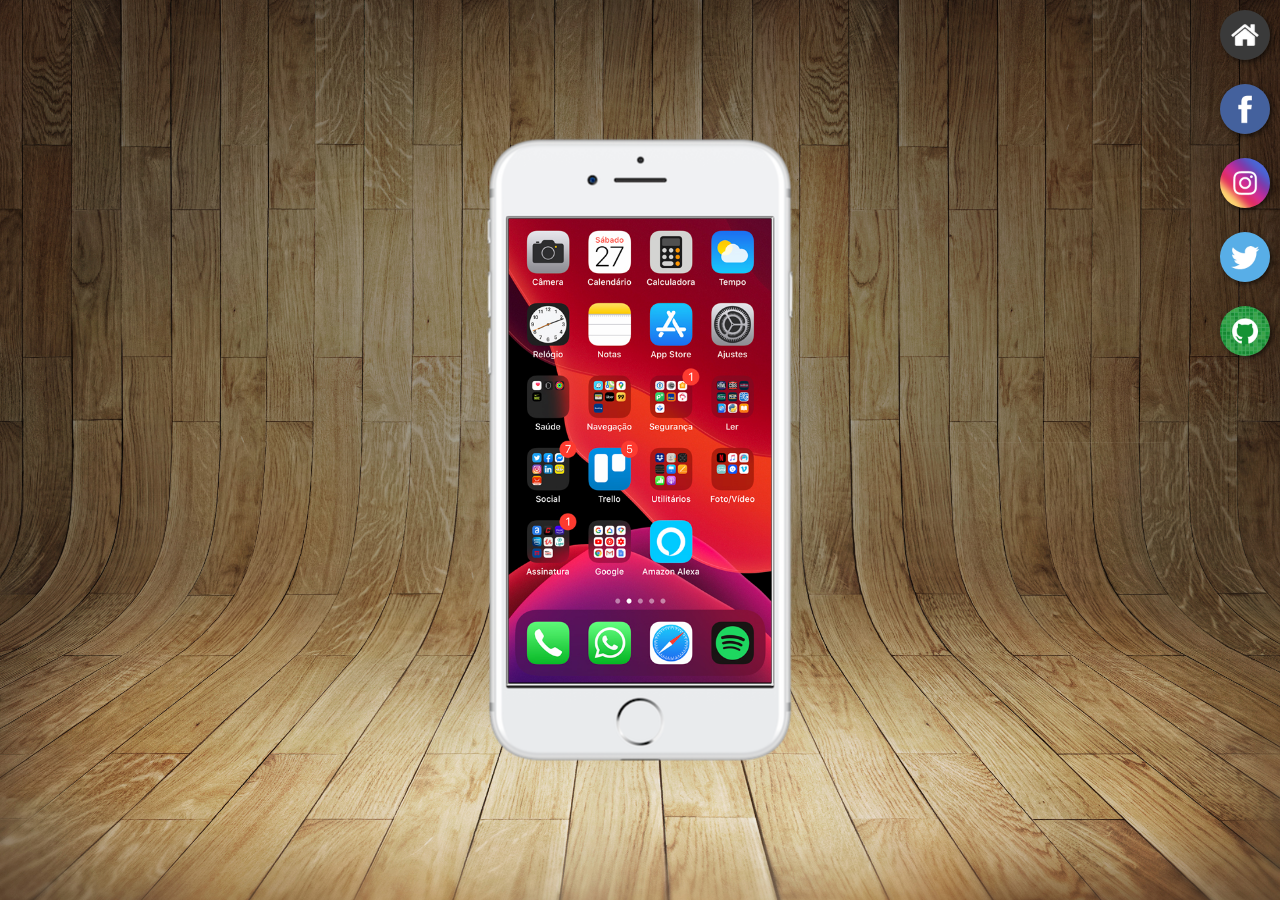
<file: index.html>
<!DOCTYPE html>
<html lang="pt-br">
<head>
    <meta charset="UTF-8">
    <meta name="viewport" content="width=device-width, initial-scale=1.0">
    <link rel="shortcut icon" href="imagens/favicon.ico" type="image/x-icon">
    <link rel="stylesheet" href="estilos/style.css">
    <title>Projeto Redes social</title>
</head>
<body>
        <main>
            <section id="telefone">
                <iframe src="home.html" name="tela" id="tela"> seu navegador não e compativel</iframe>
            </section>
            <section id="redes-social">
                <a href="home.html" target="tela"><img src="imagens/logo-home.jpg" alt="logo-home"></a><br>
                <a href="facebook.html" target="tela"><img src="imagens/logo-facebook.jpg" alt="logo-facebook"></a><br>
                <a href="instagram.html" target="tela"><img src="imagens/logo-instagram.jpg" alt="logo-instagram"></a><br>
                <a href="twitter-x.html" target="tela"><img src="imagens/logo-twitter.jpg" alt="logo-twitter"></a><br>
                <a href="github.html" target="tela"><img src="imagens/logo-github.jpg" alt="logo-github"></a>
            </section>
        </main>

</body>
</html>
</file>
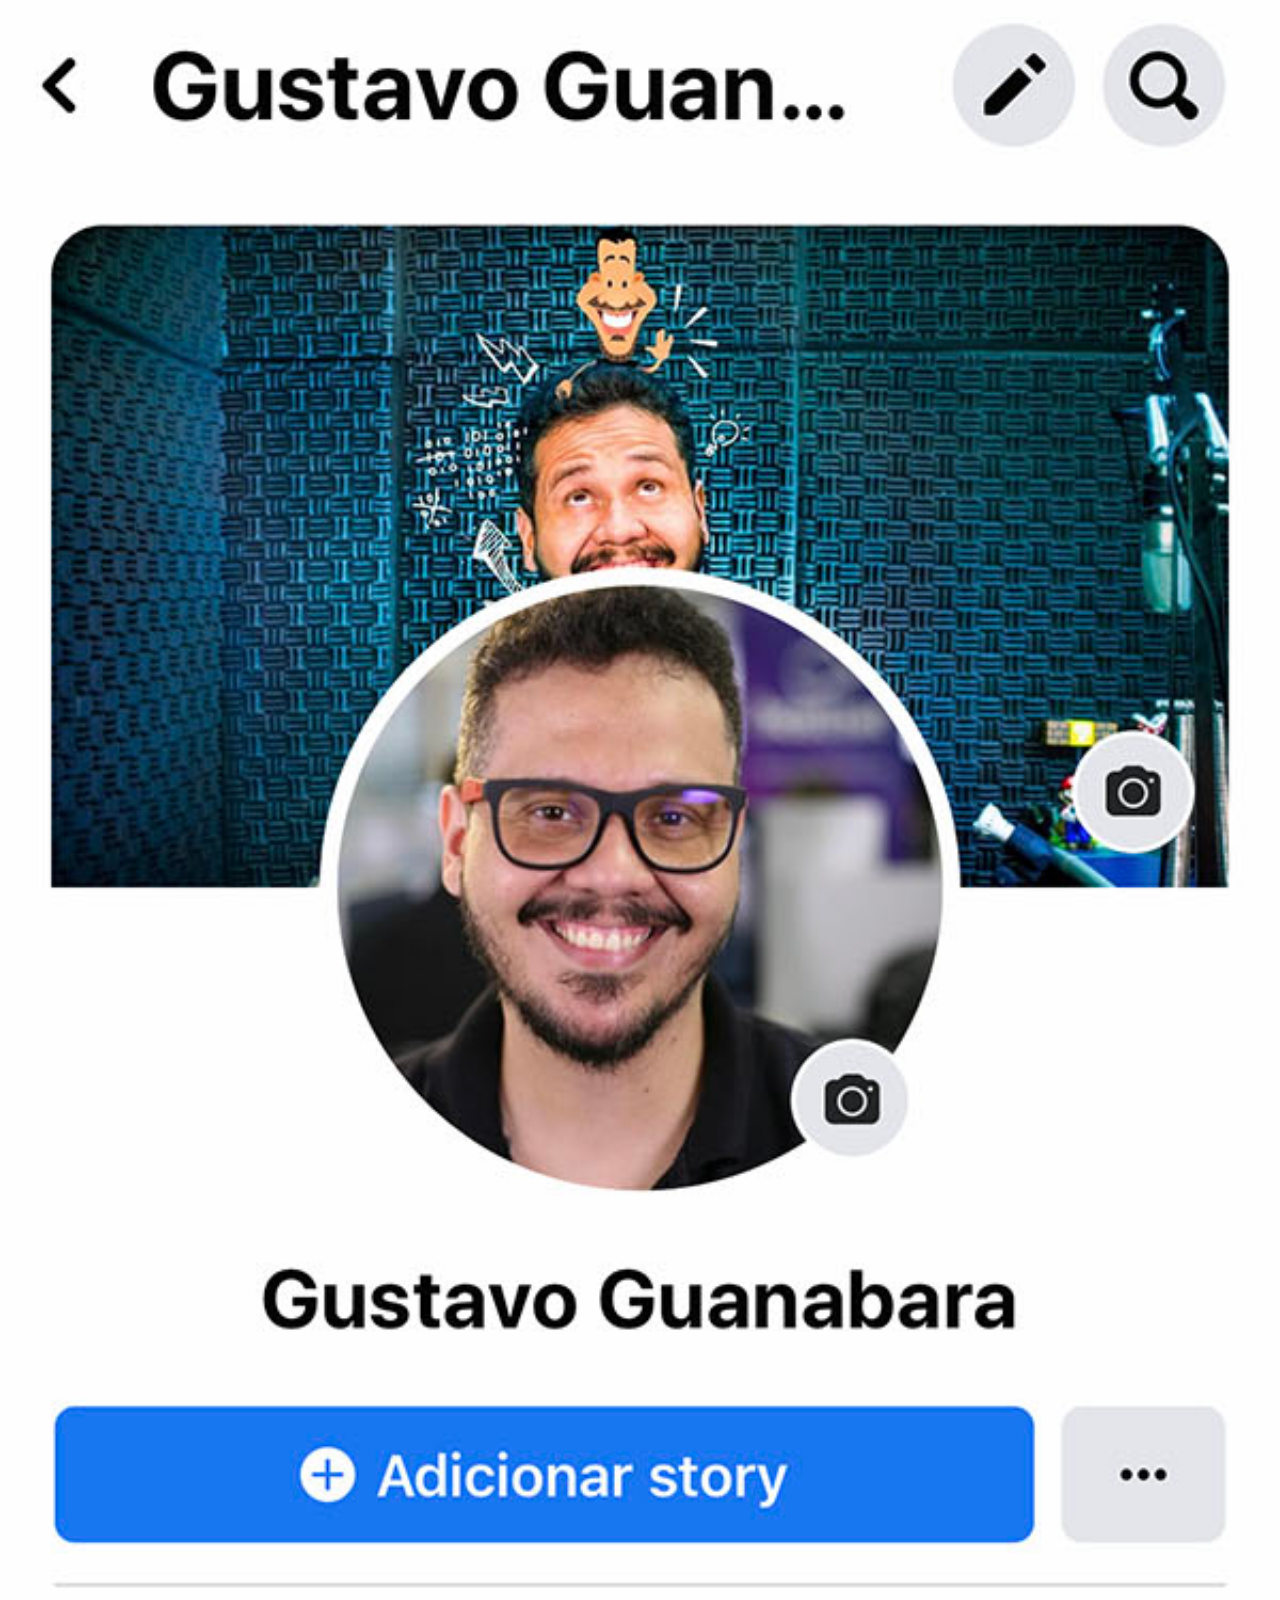
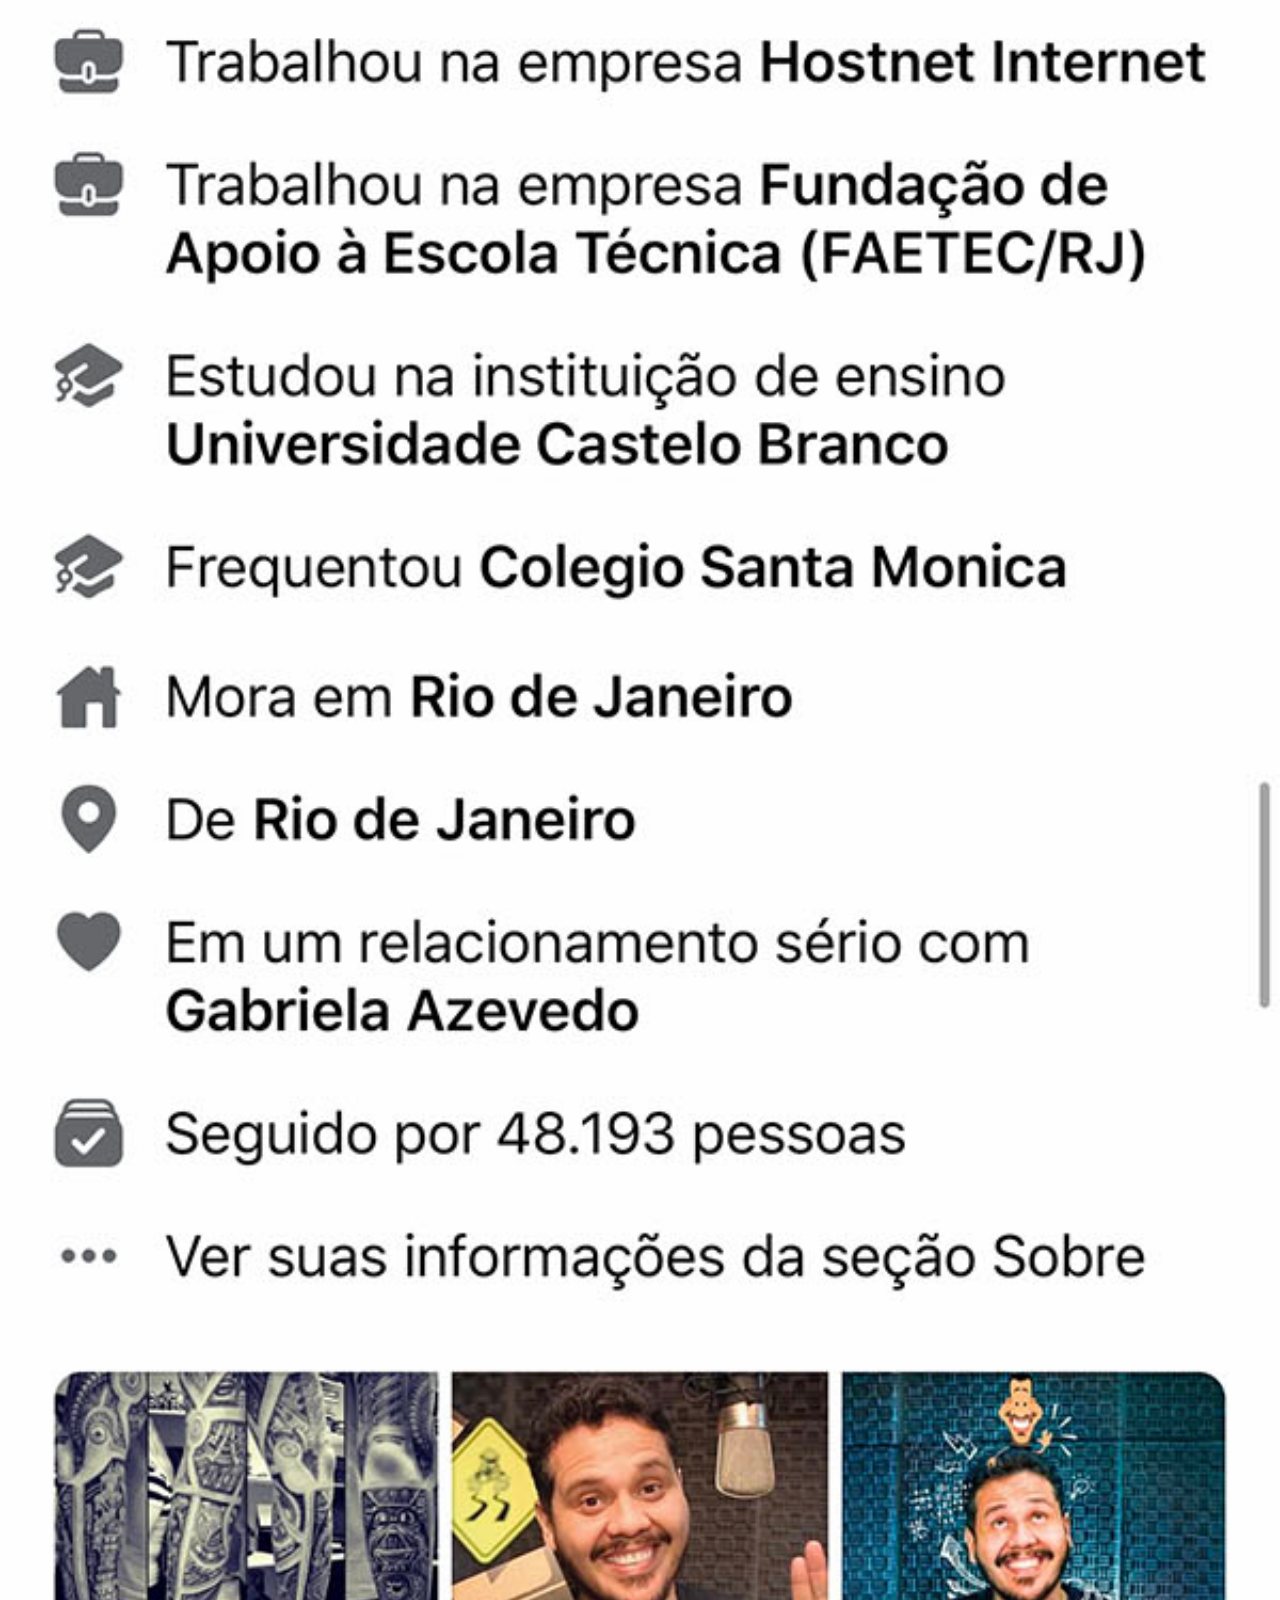
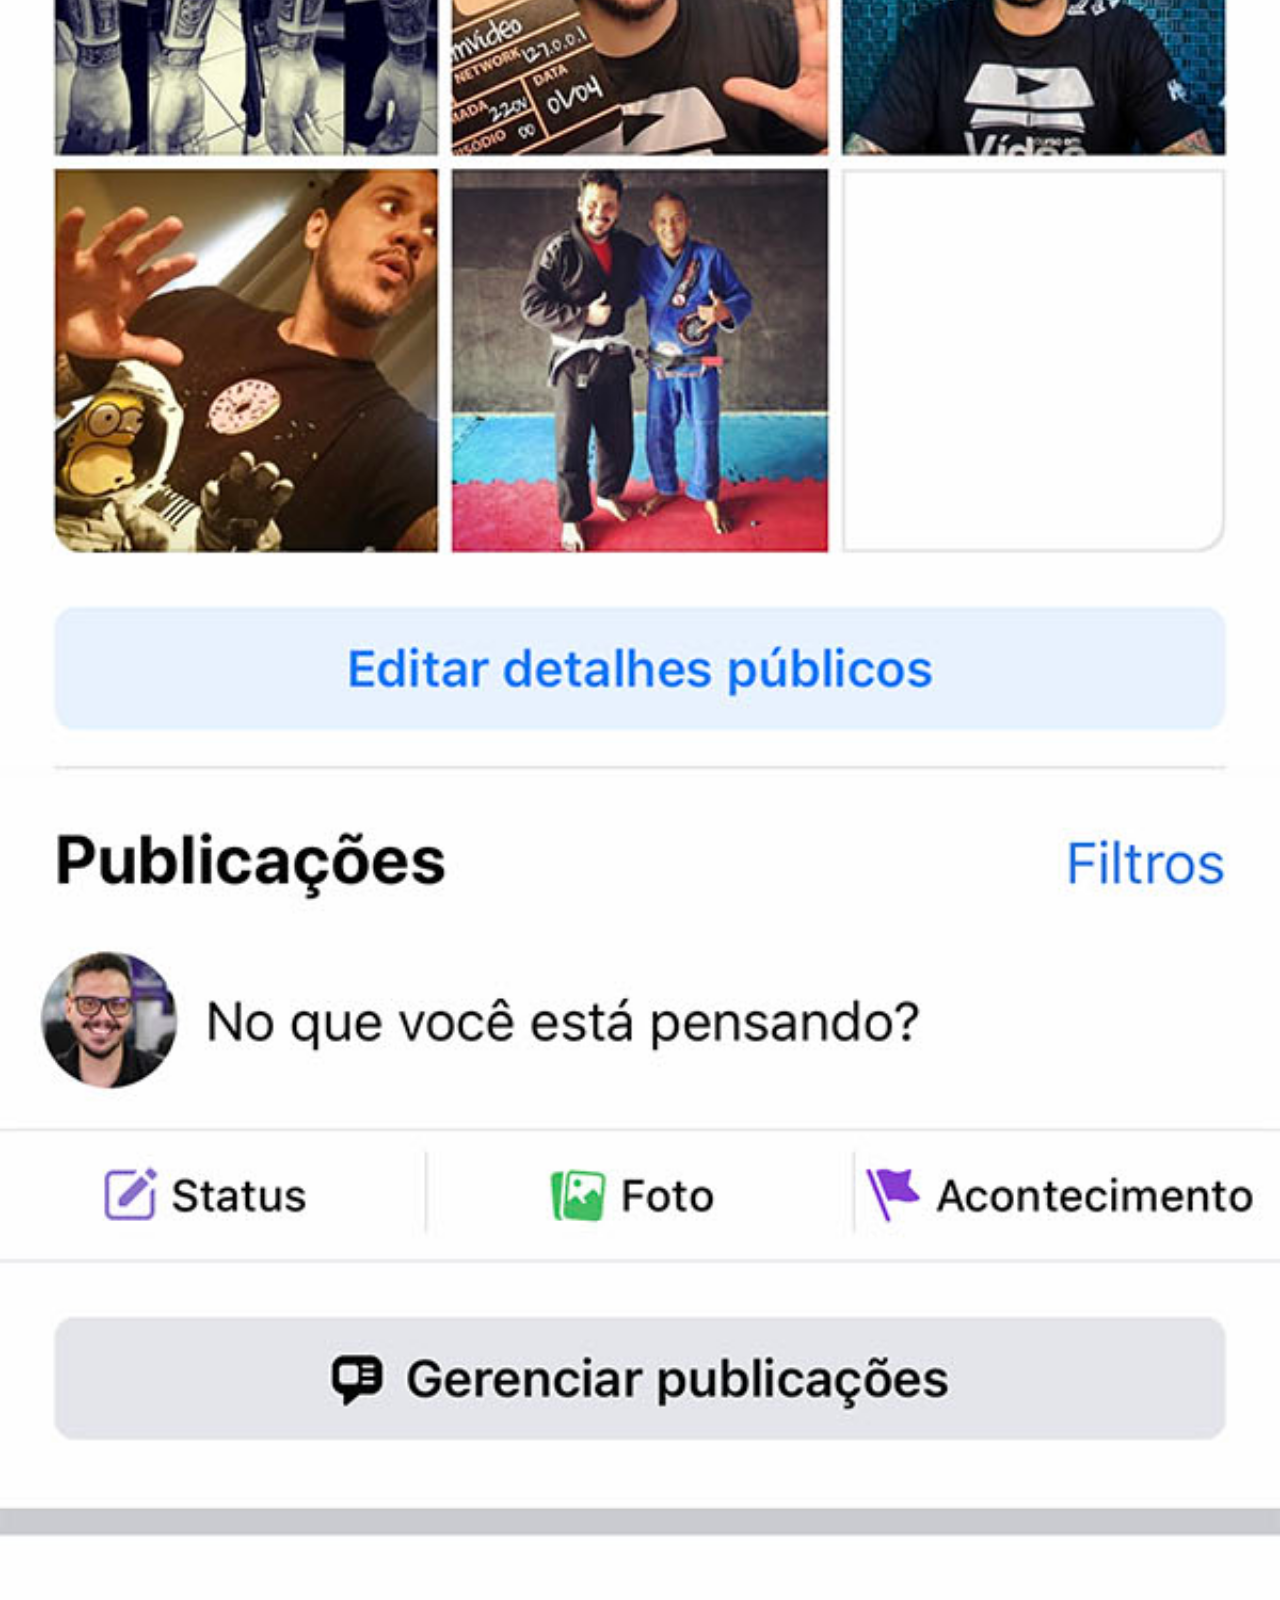
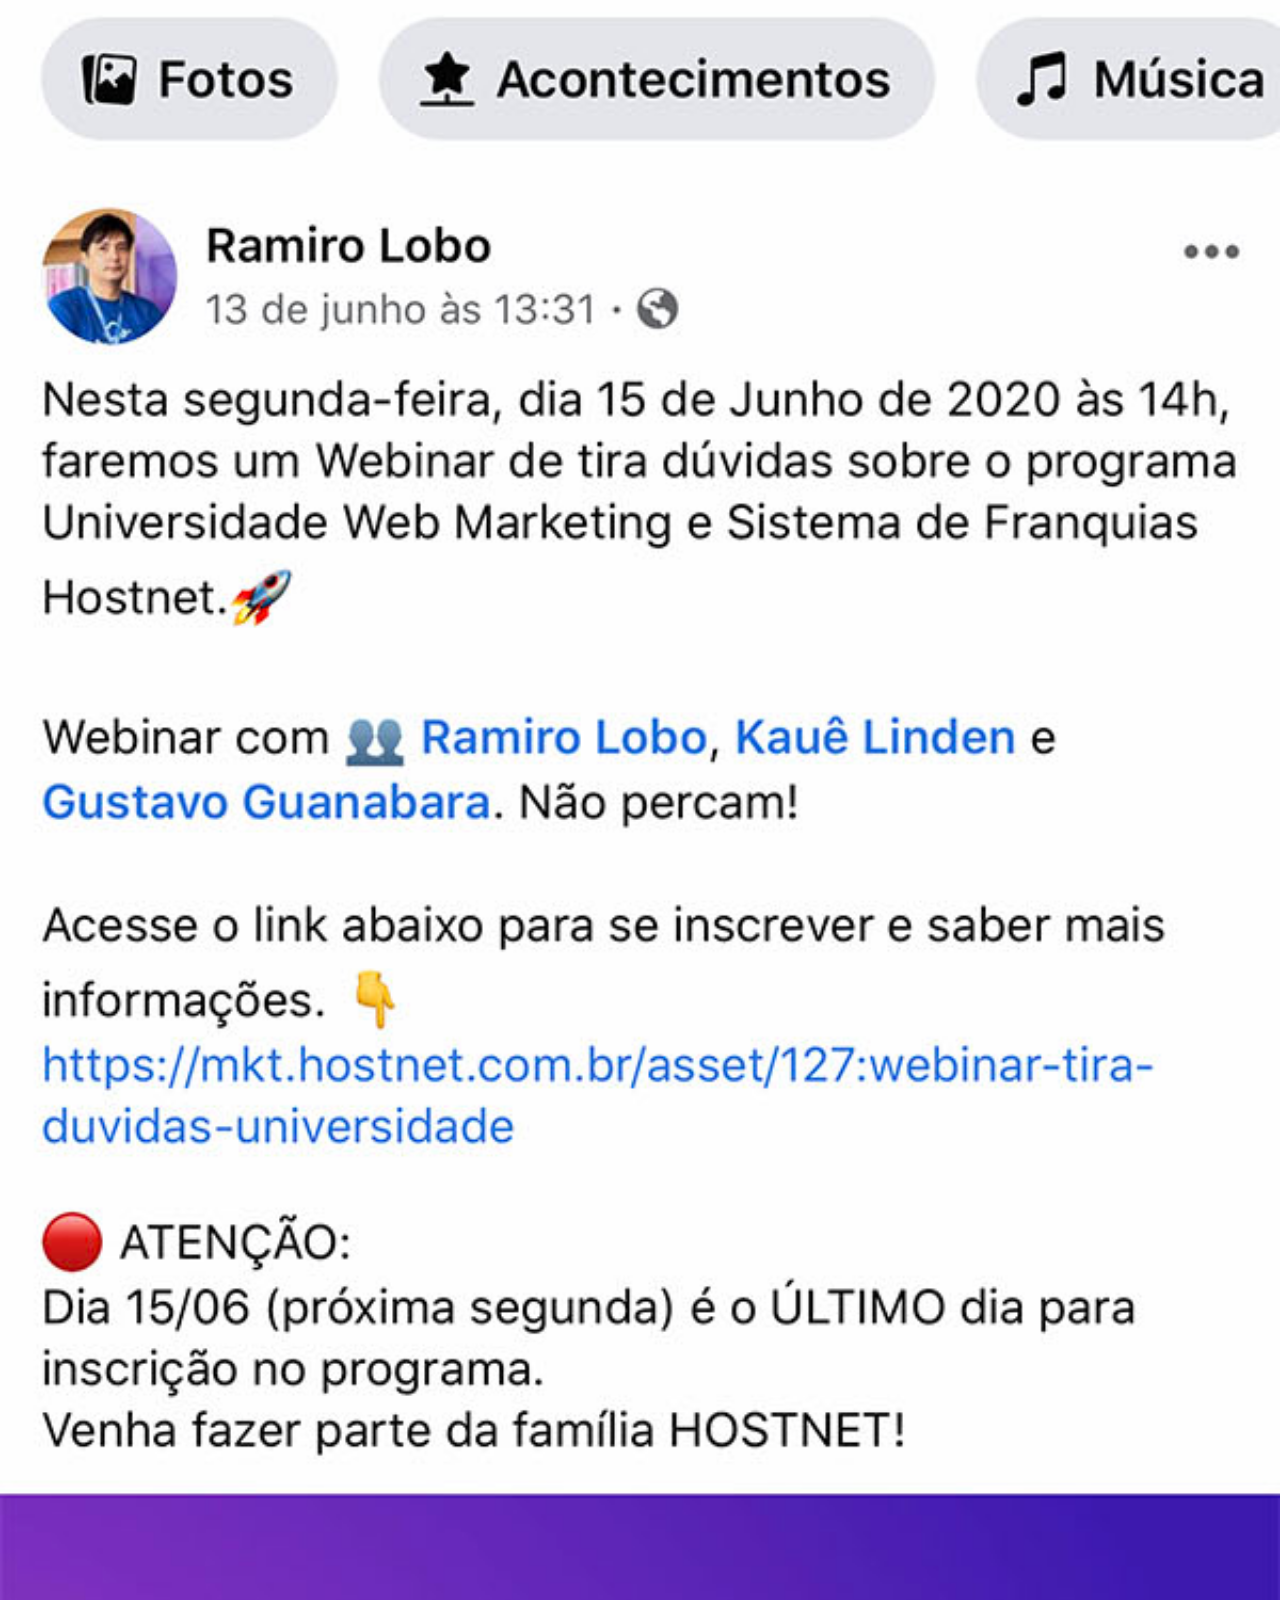
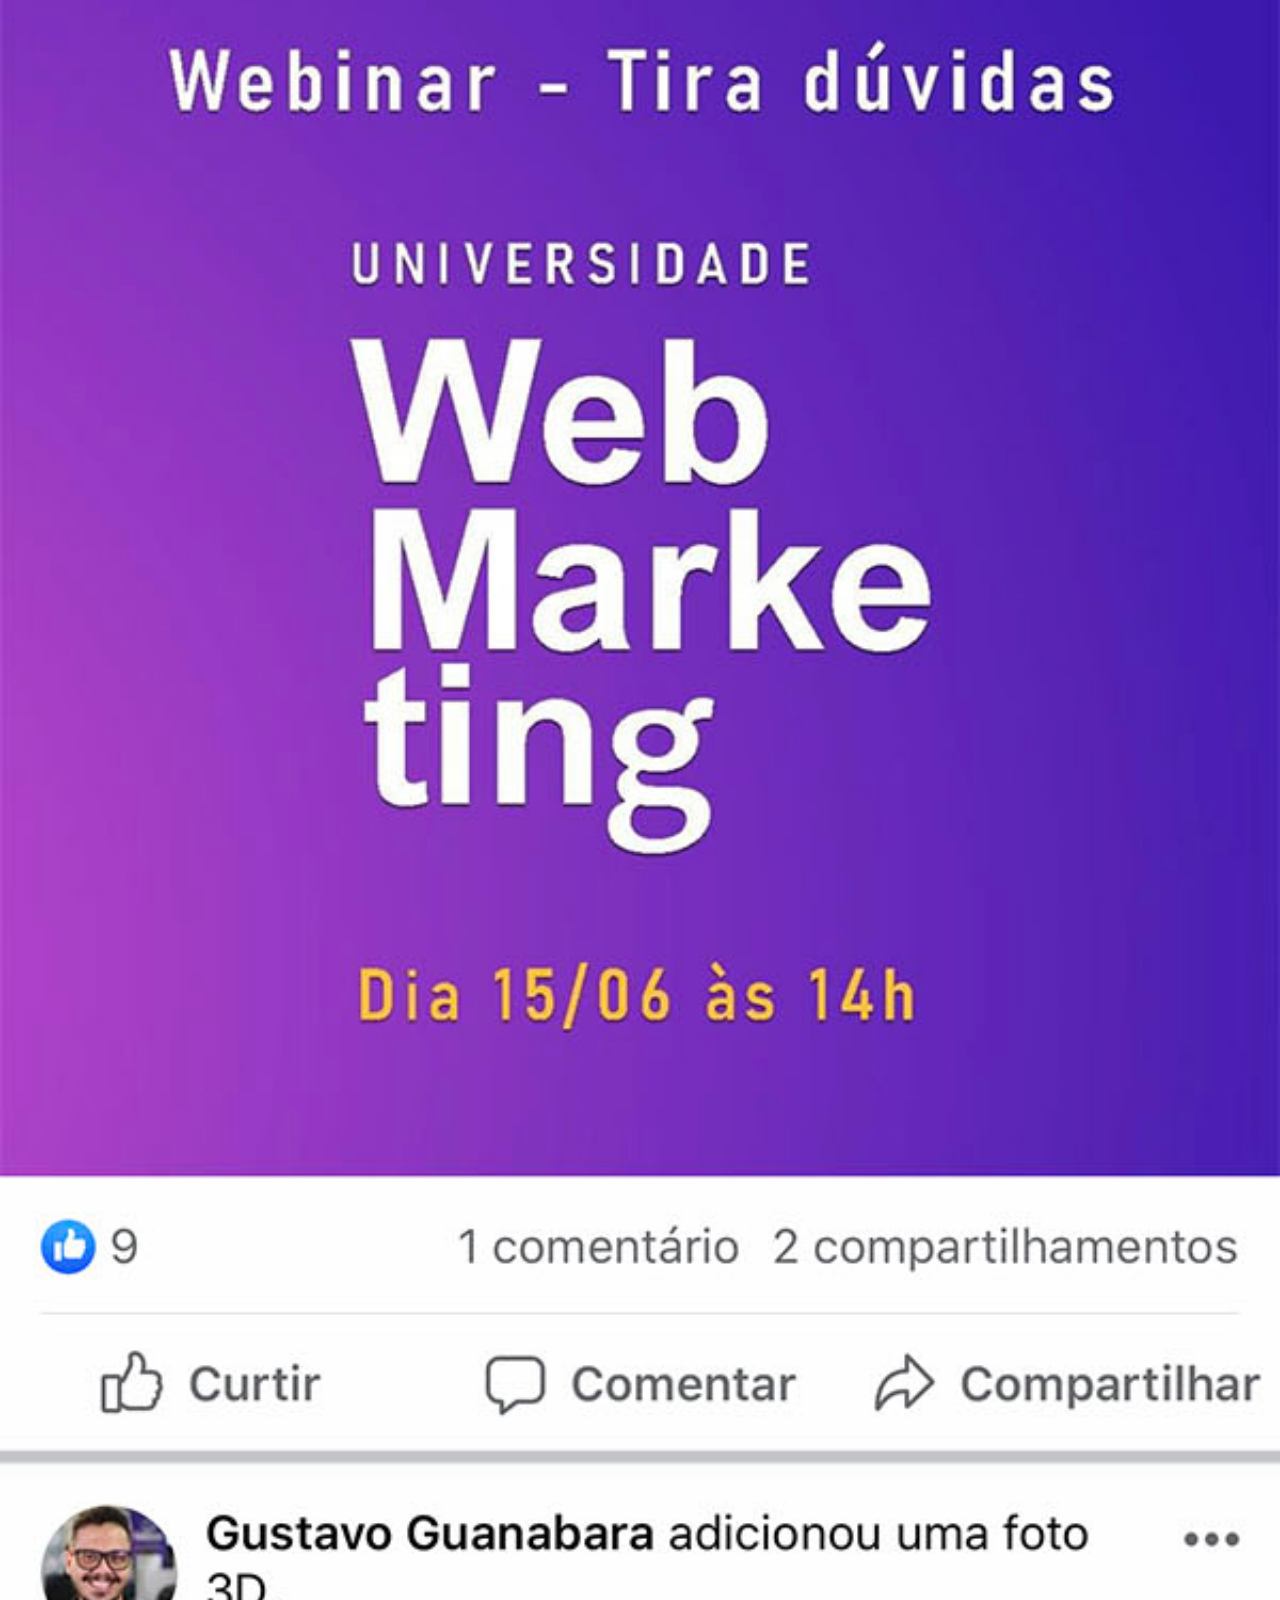
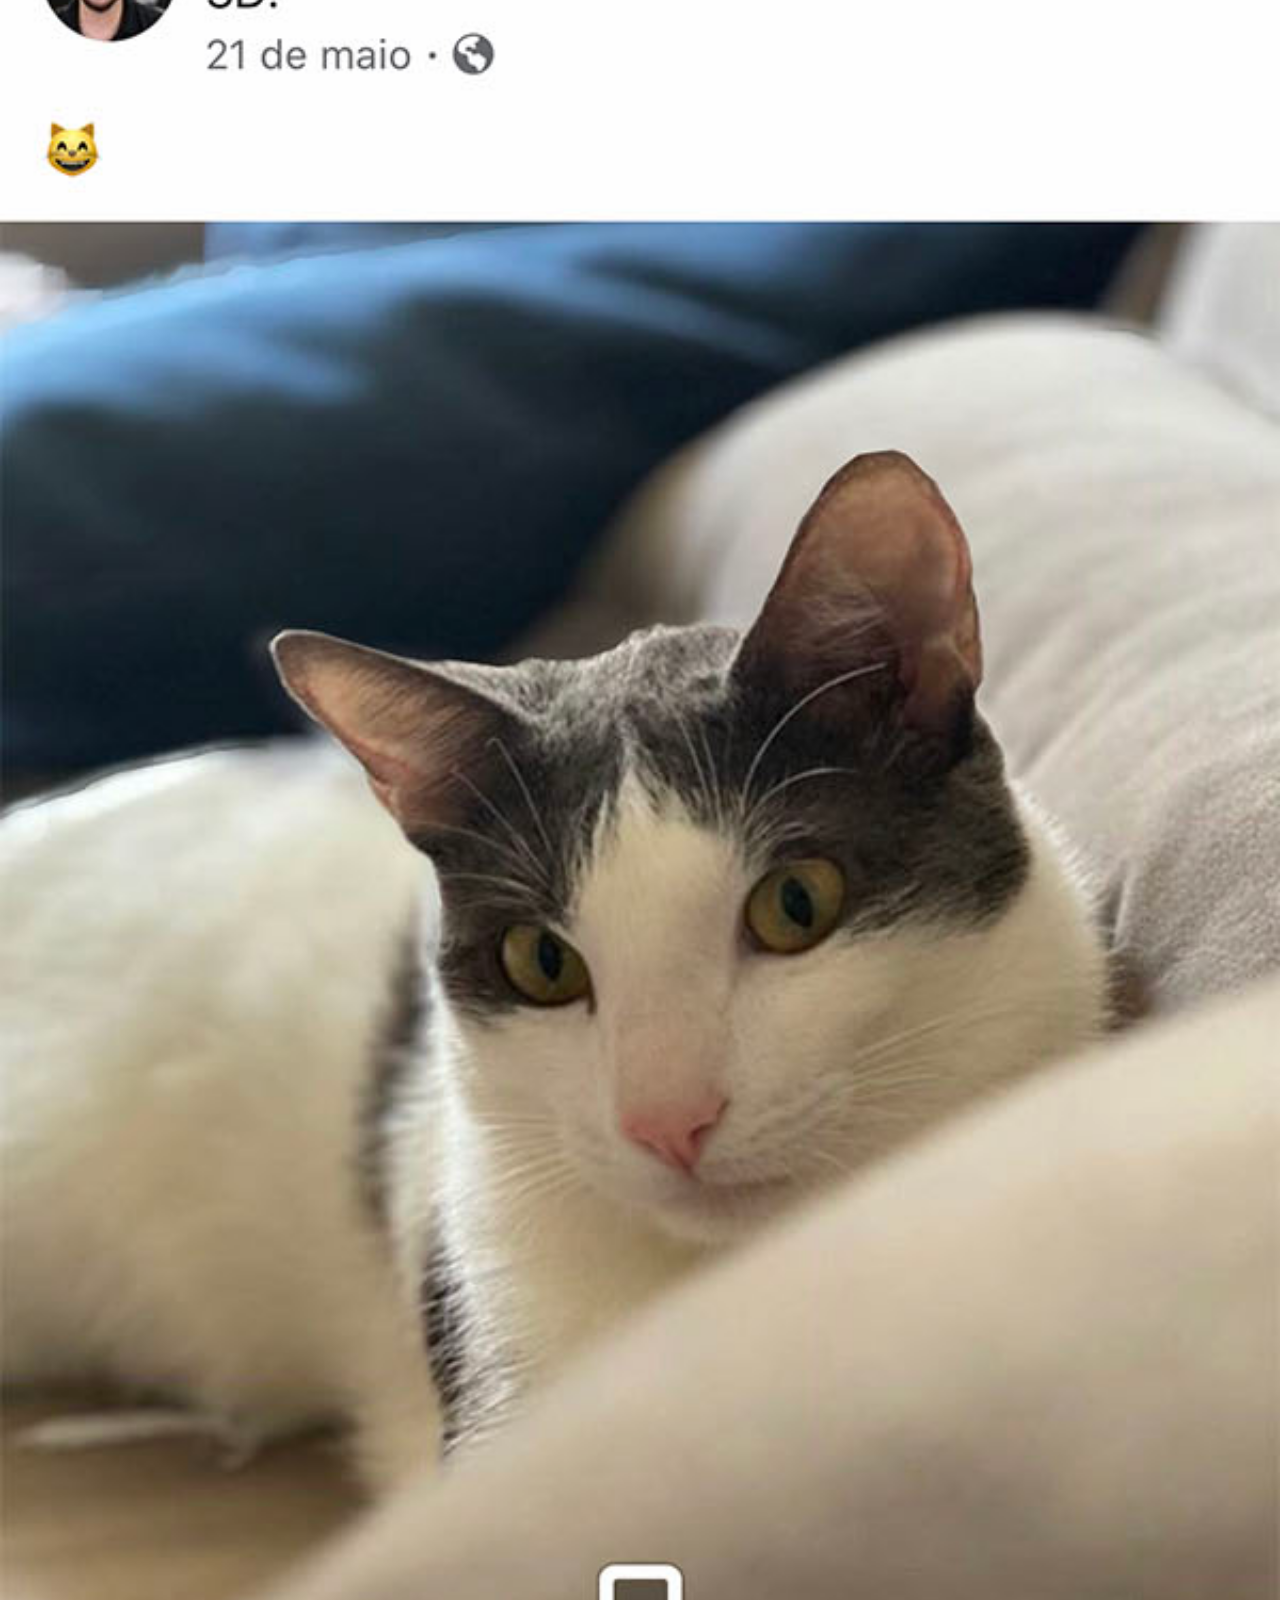
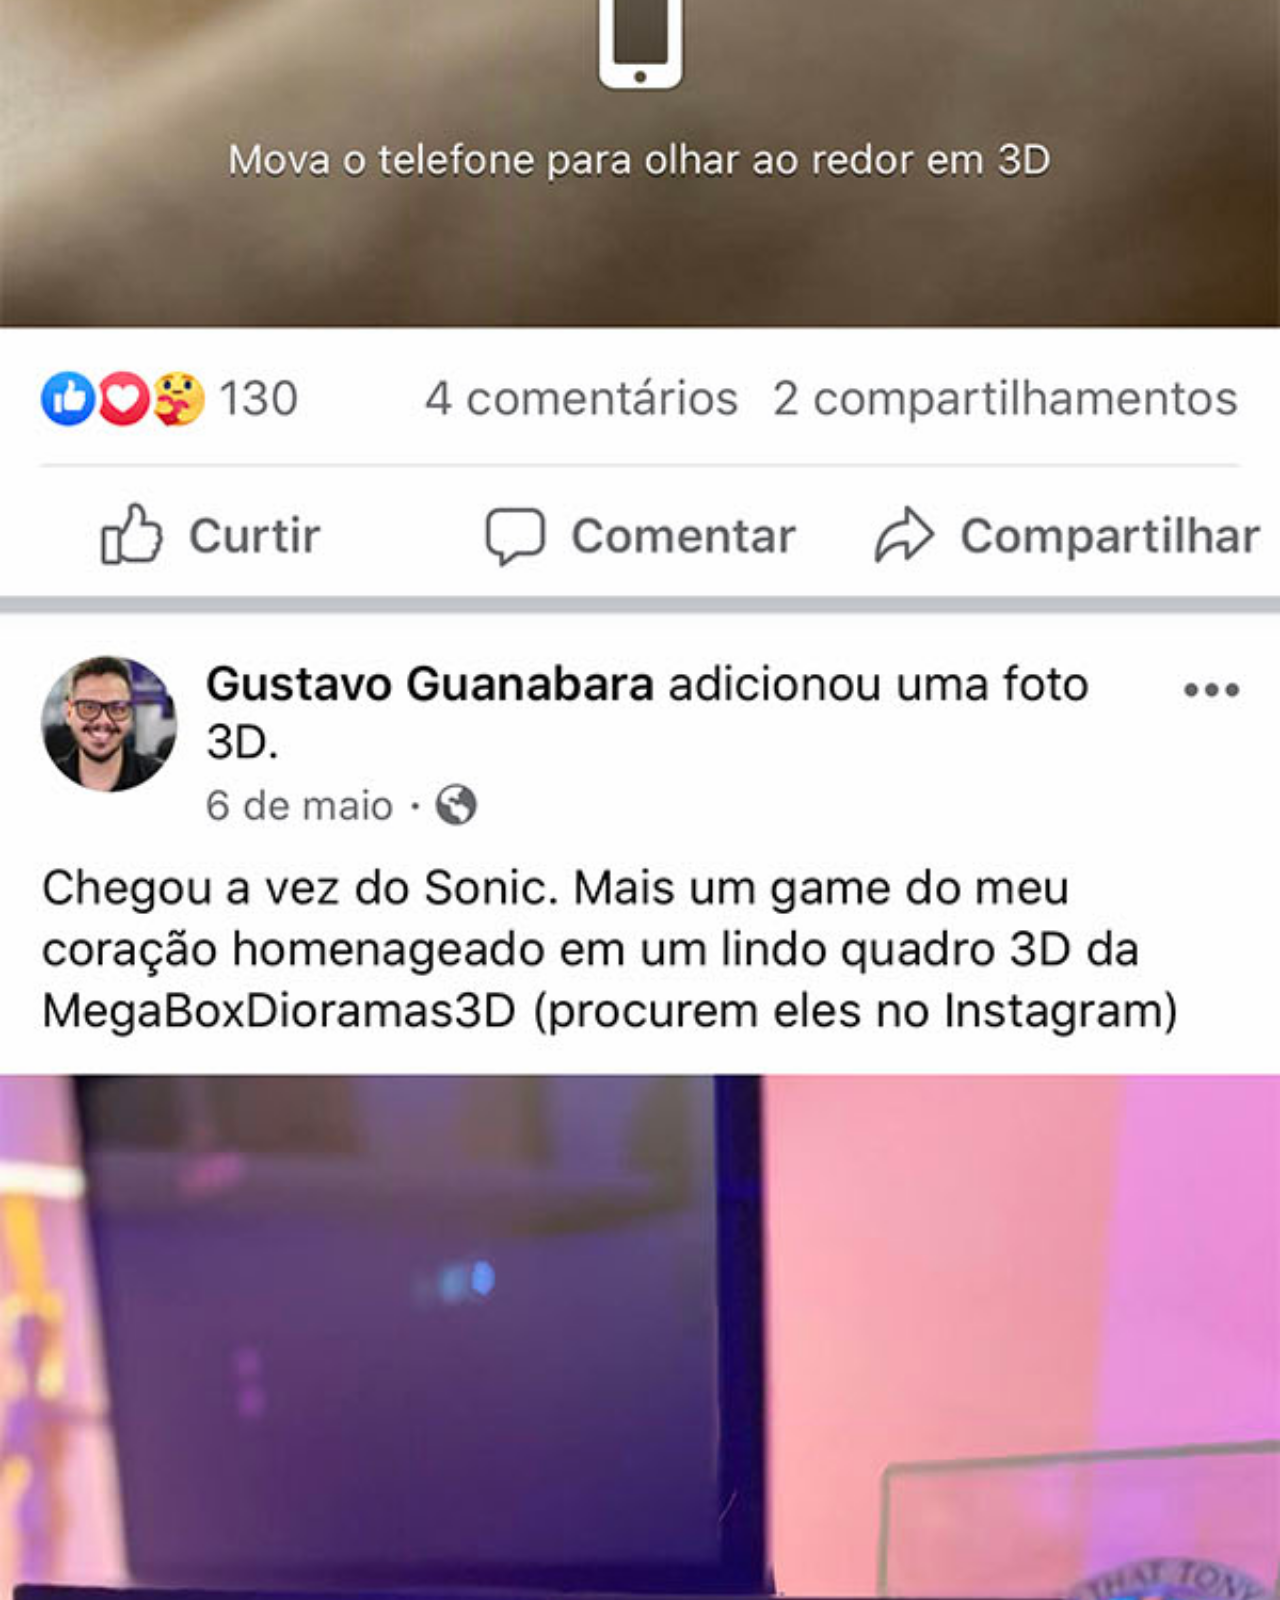
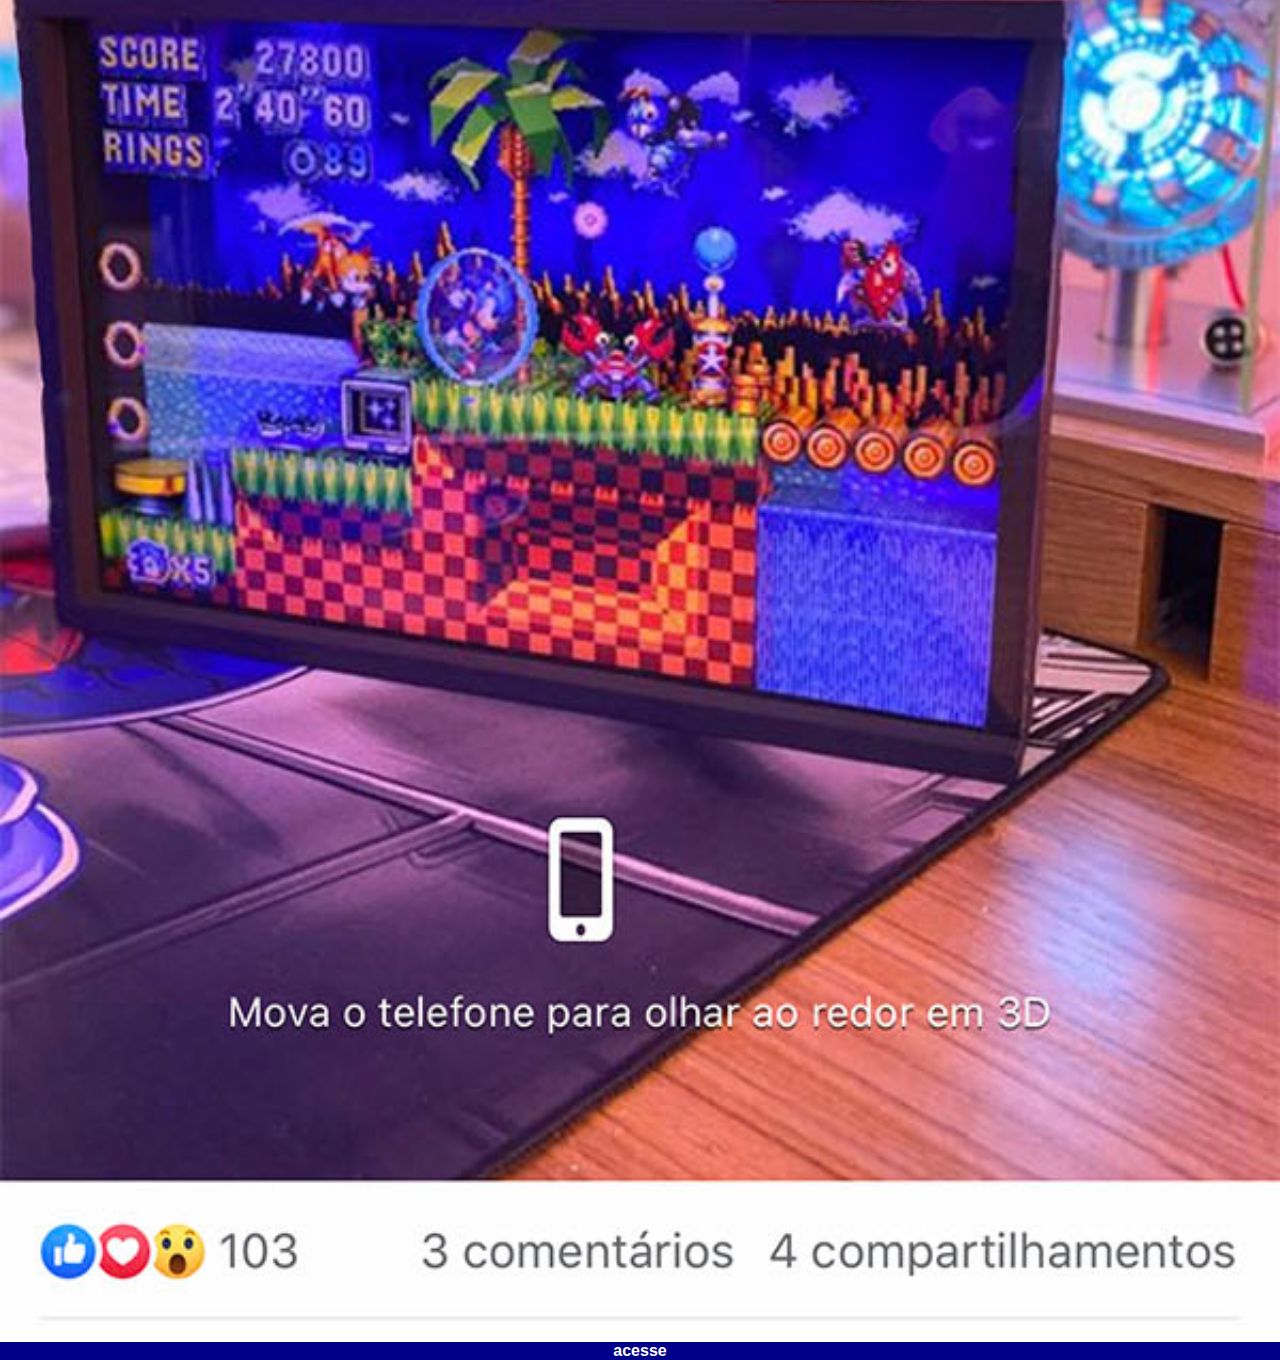
<file: facebook.html>
<!DOCTYPE html>
<html lang="pt-br">
<head>
    <meta charset="UTF-8">
    <meta name="viewport" content="width=device-width, initial-scale=1.0">
    <title>Facebook</title>
     <link rel="stylesheet" href="estilos/social.css">
</head>
<body>
    <img src="imagens/tela-facebook.jpg" alt="facebook">
    <a href="https://www.facebook.com/?locale=pt_BR" target="_blank">acesse</a>
</body>
</html>
</file>
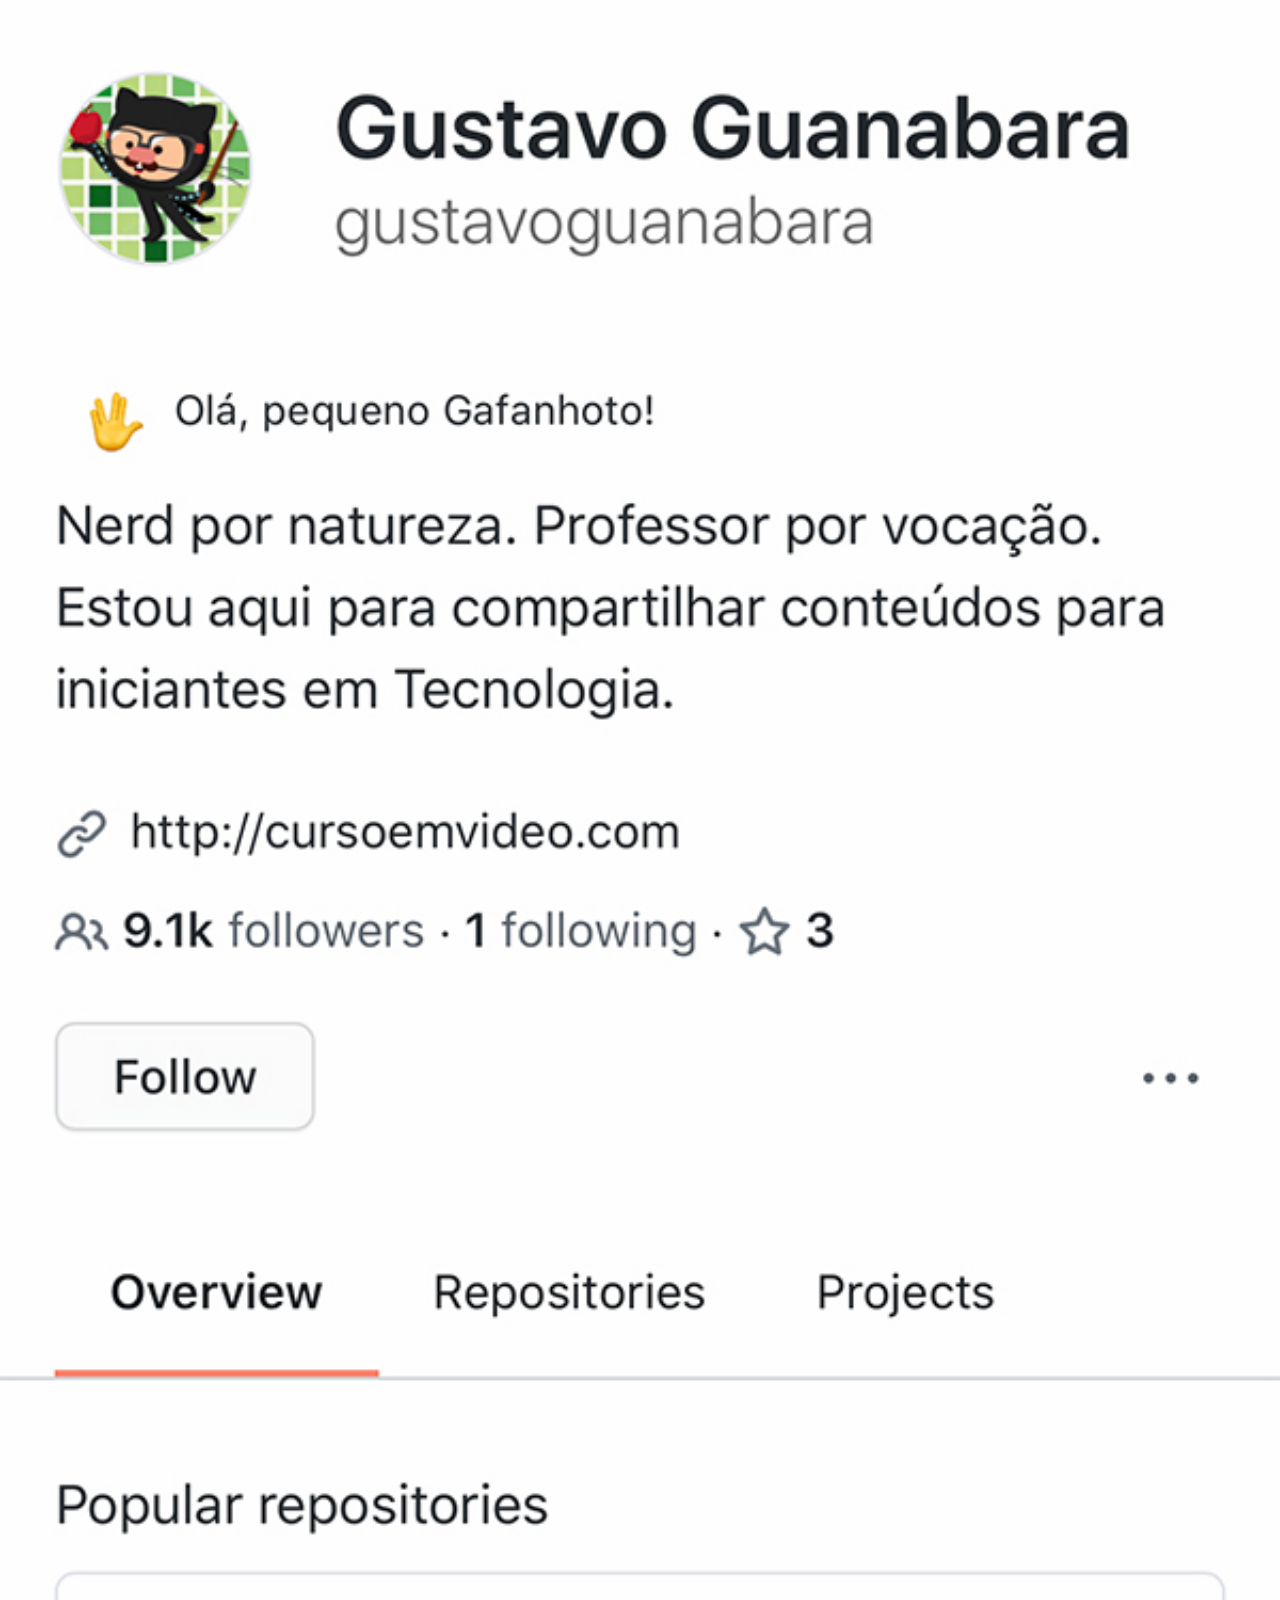
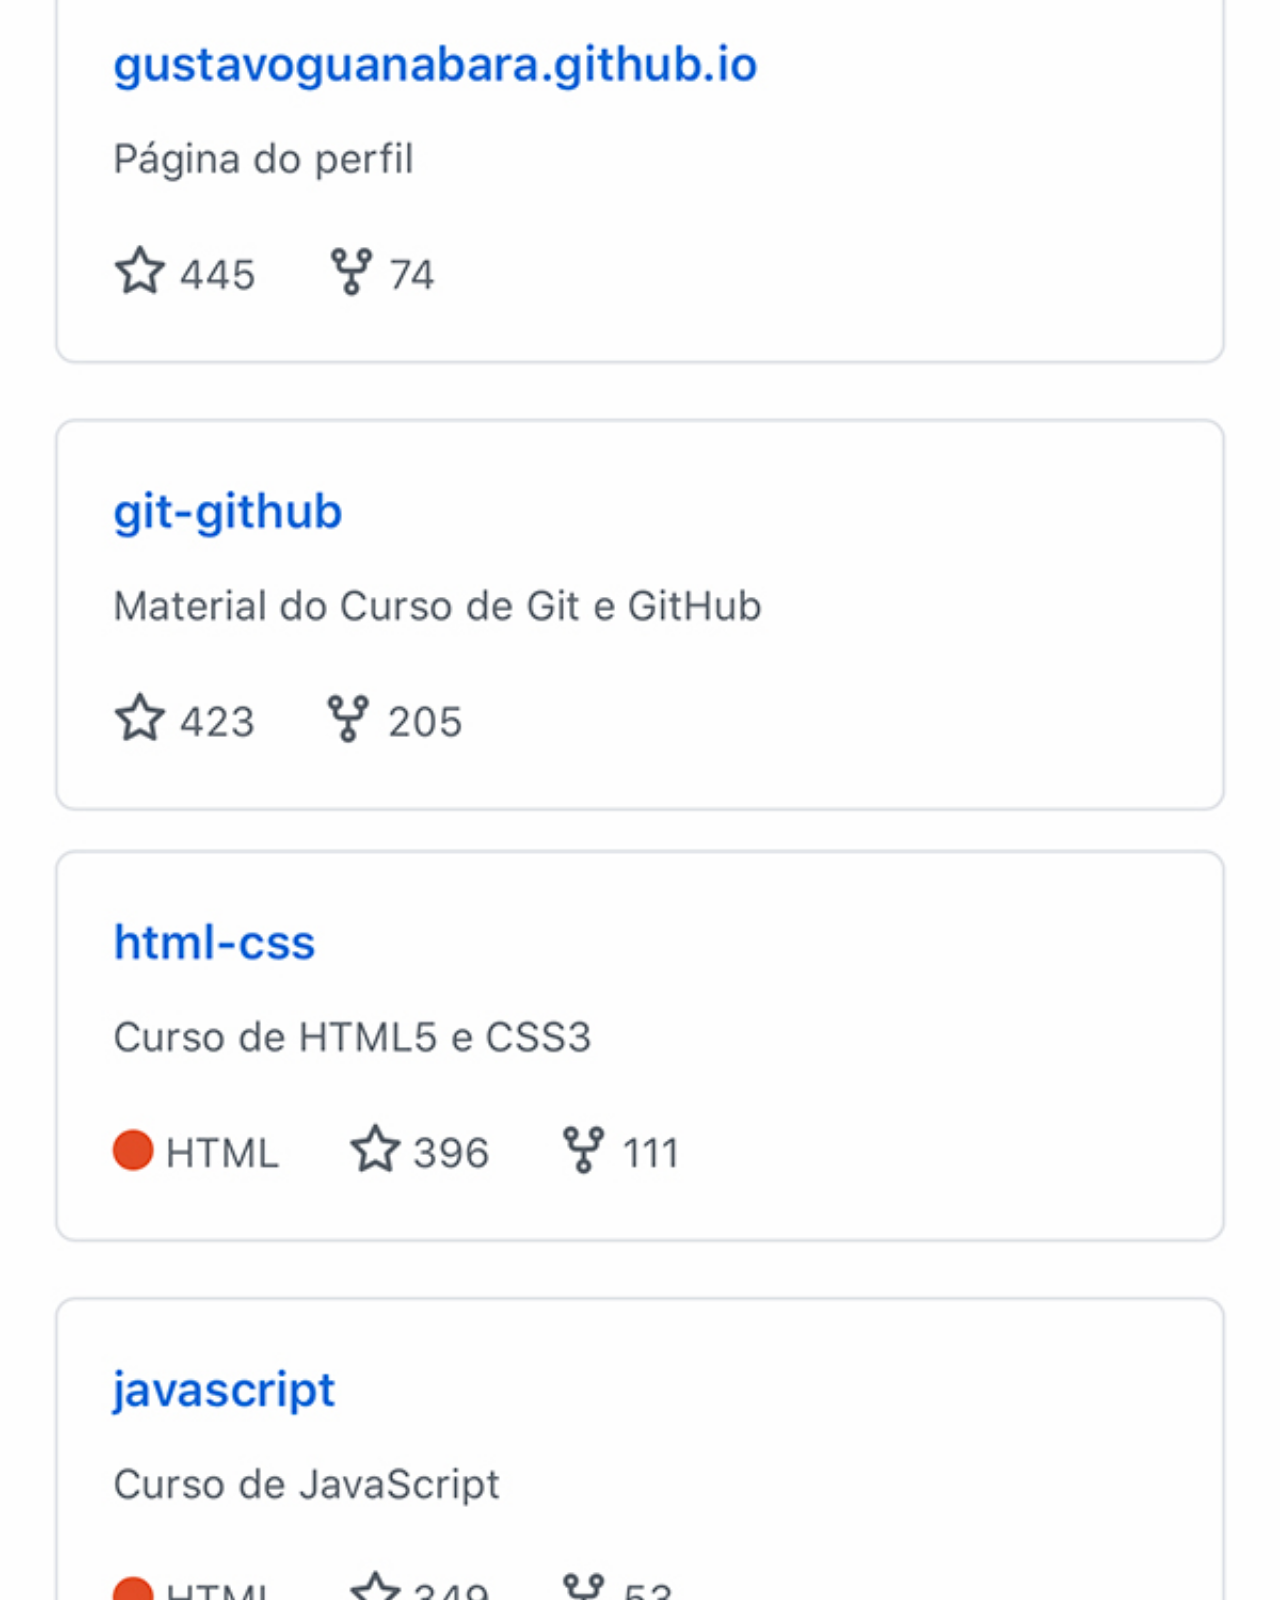
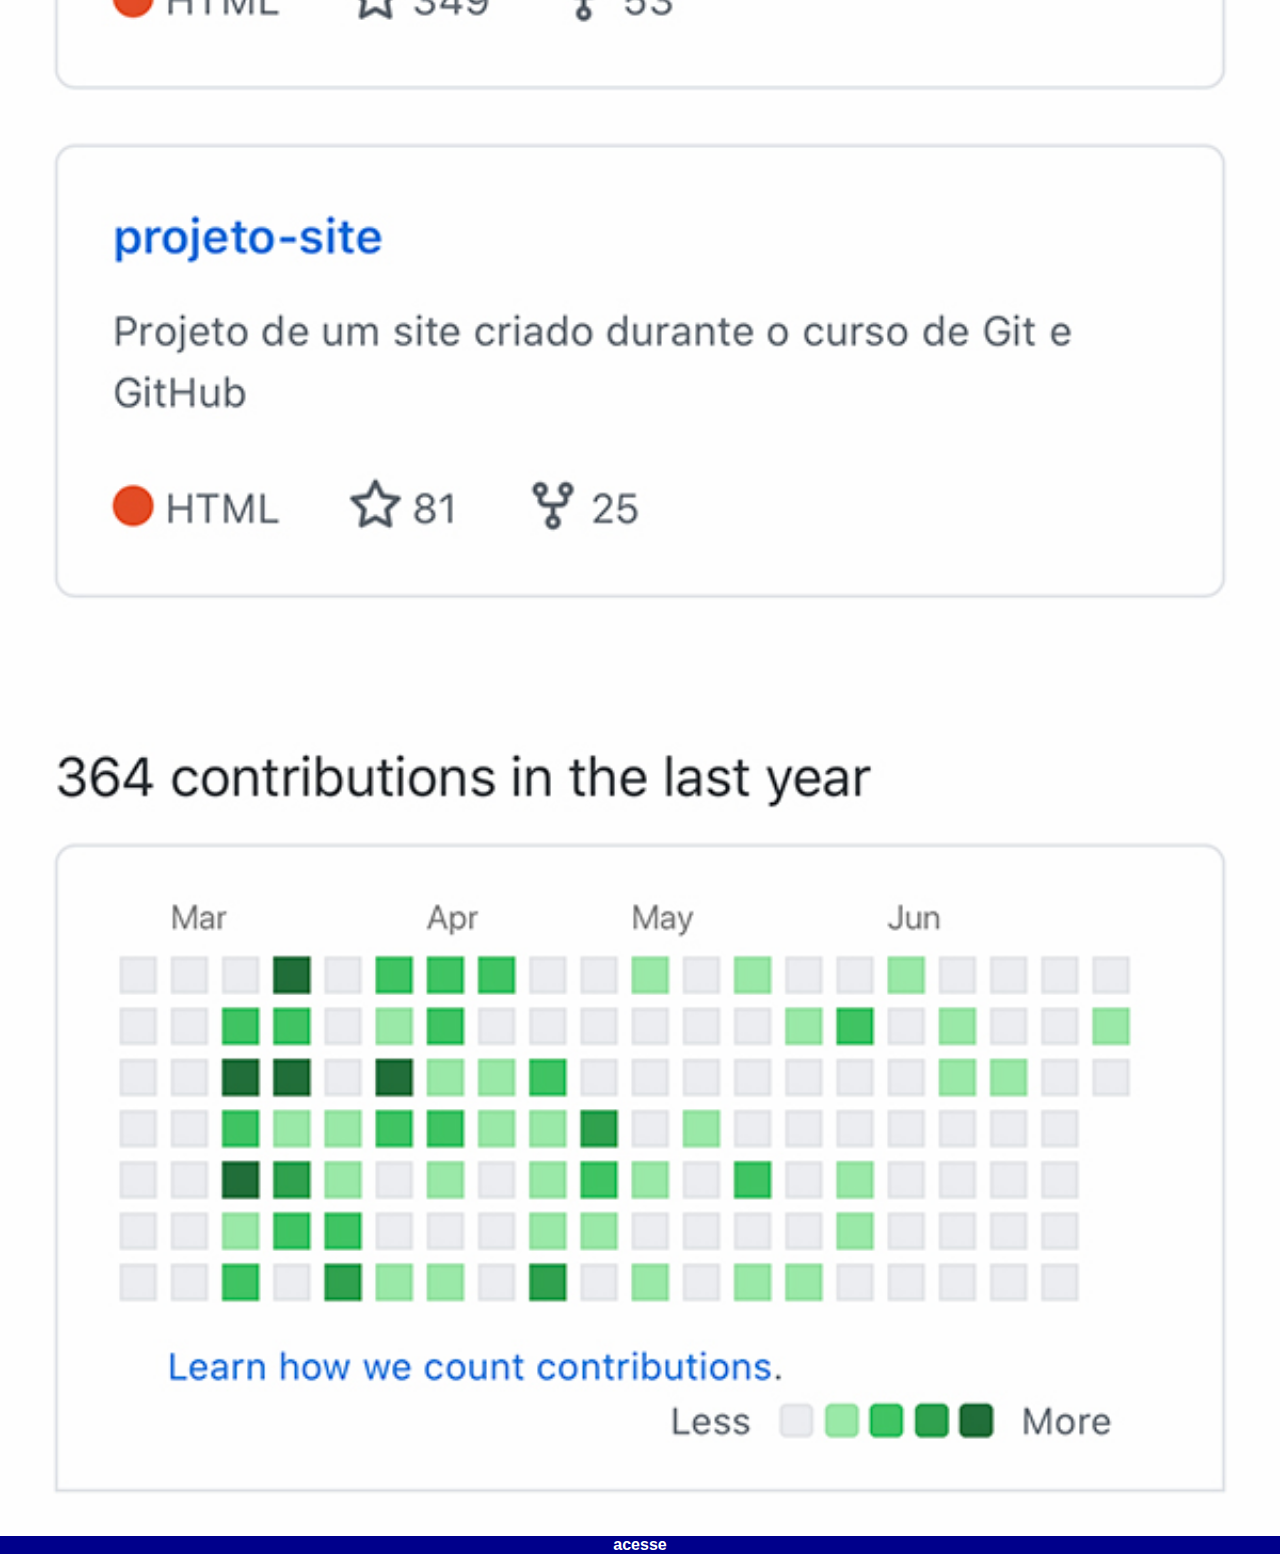
<file: github.html>
<!DOCTYPE html>
<html lang="pt-br">
<head>
    <meta charset="UTF-8">
    <meta name="viewport" content="width=device-width, initial-scale=1.0">
    <title>github</title>
    <link rel="stylesheet" href="estilos/social.css">
</head>
<body>
    <img src="imagens/tela-github.jpg" alt="github">
    <a href="https://github.com" target="_blank">acesse</a>
</body>
</html>
</file>
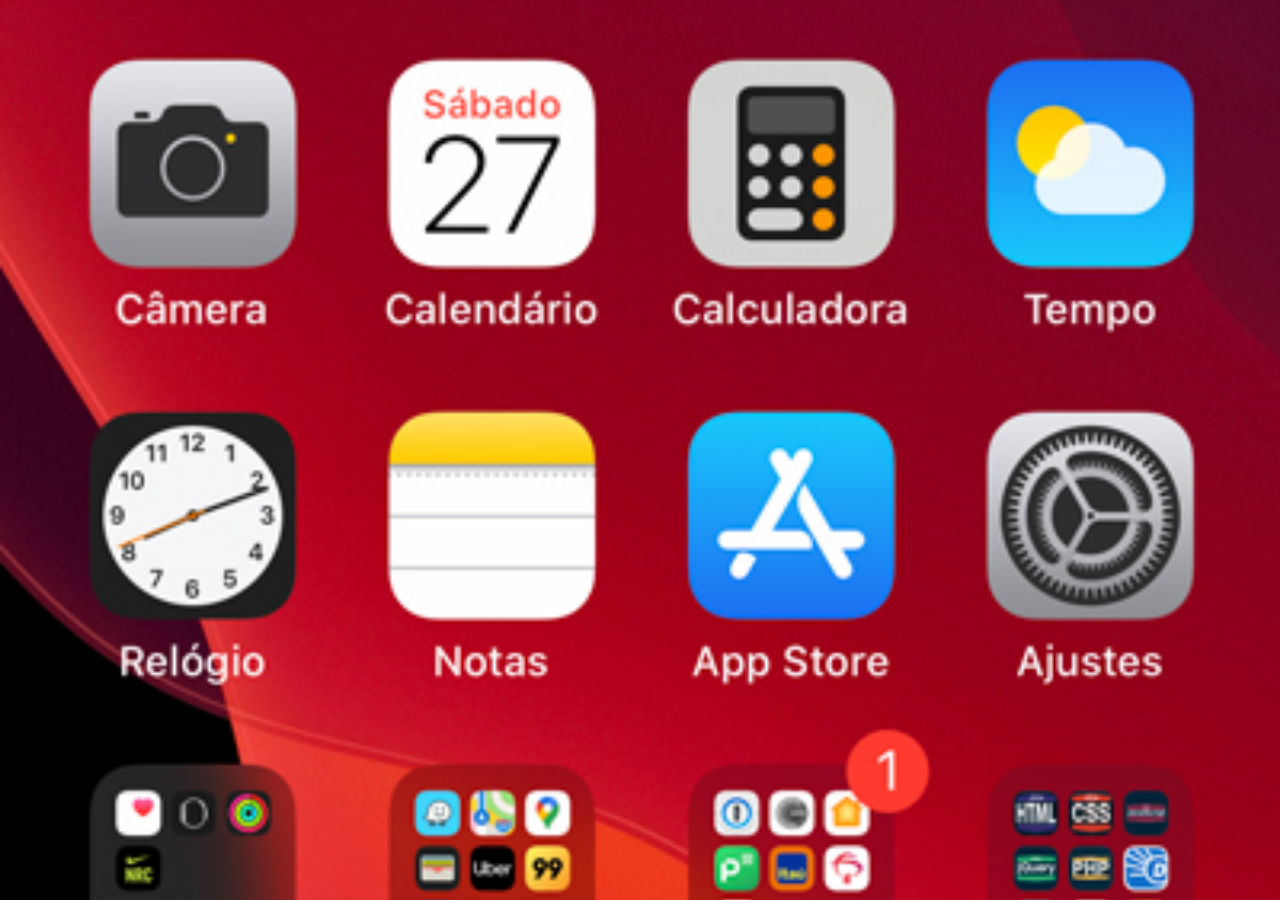
<file: home.html>
<!DOCTYPE html>
<html lang="pt-br">
<head>
    <meta charset="UTF-8">
    <meta name="viewport" content="width=device-width, initial-scale=1.0">
    <title>home</title>
</head>
<style>
    * {
        padding: 0px;
        padding: 0px;
    }
    body {

        width: 100px;
        height: 100px;
        background: black url('imagens/tela-home.jpg') no-repeat top center;
        background-size: cover;
    }
</style>
<body>
    
</body>
</html>
</file>
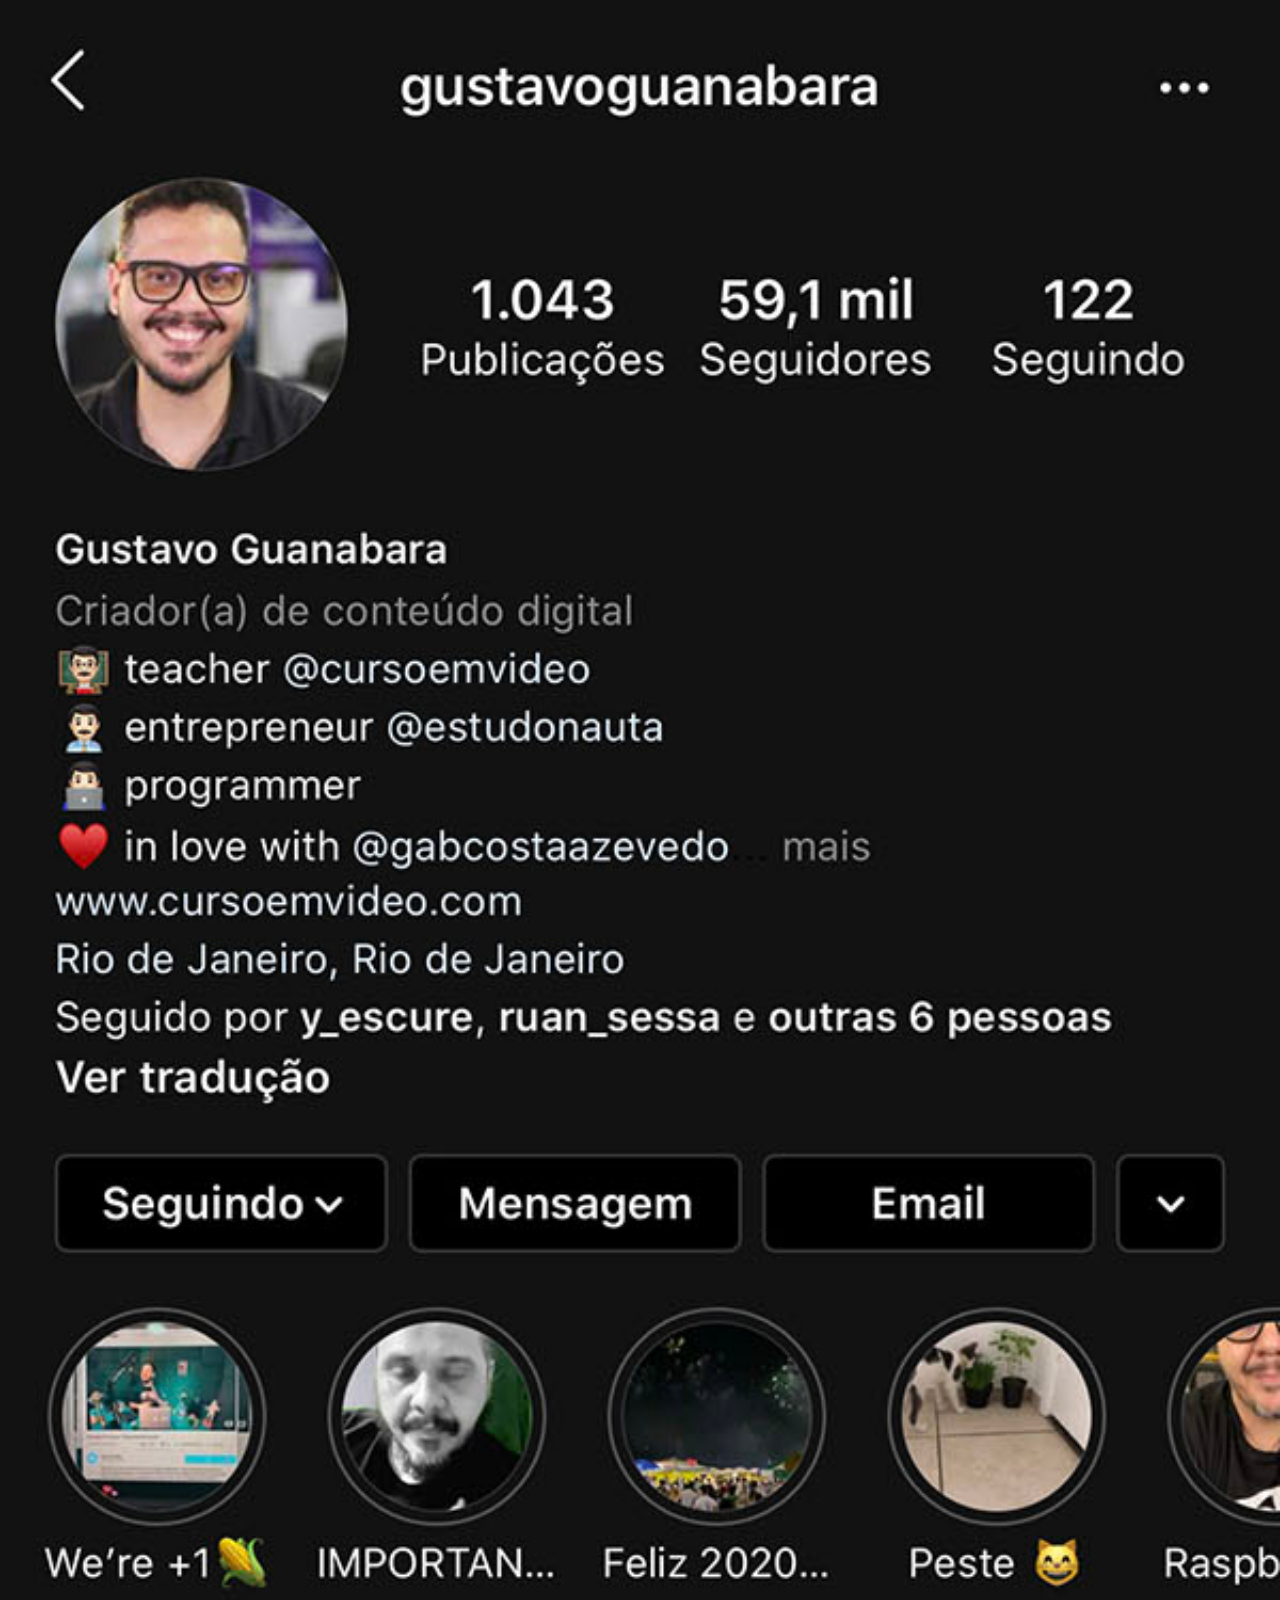
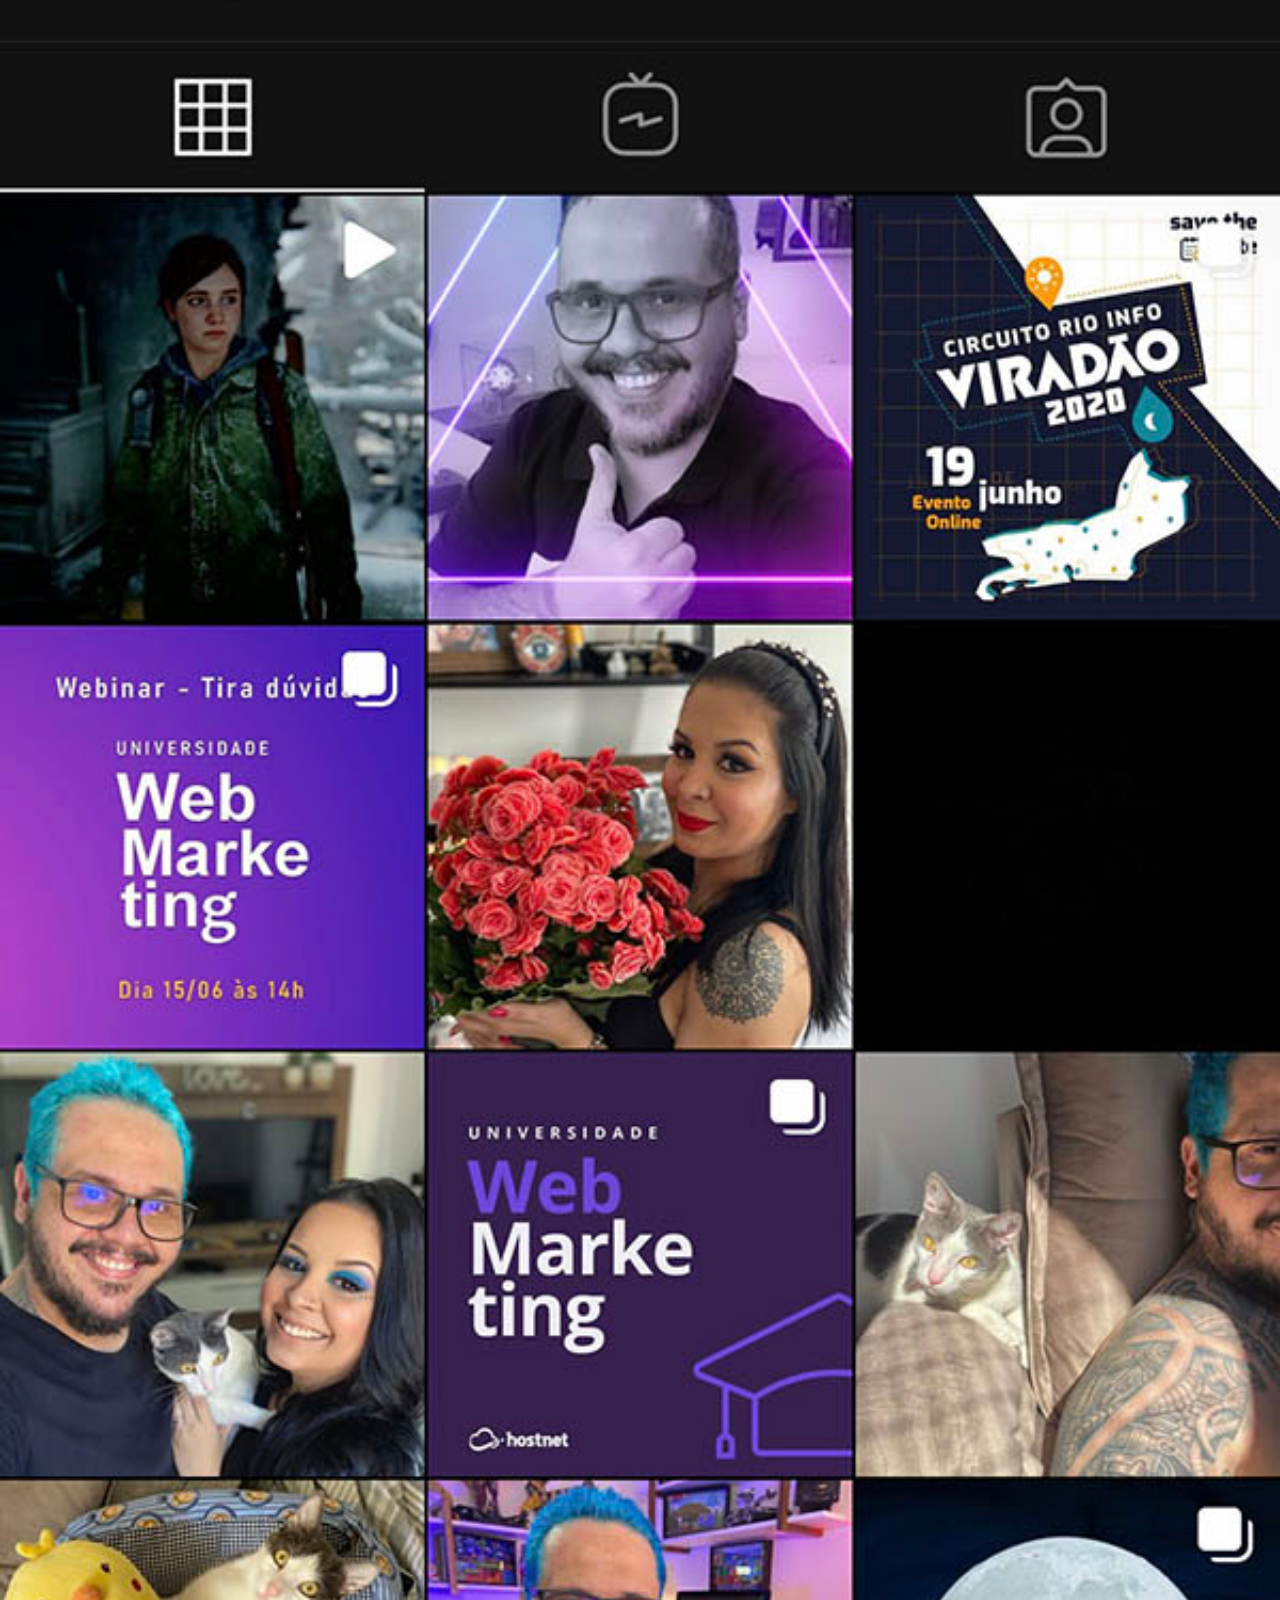
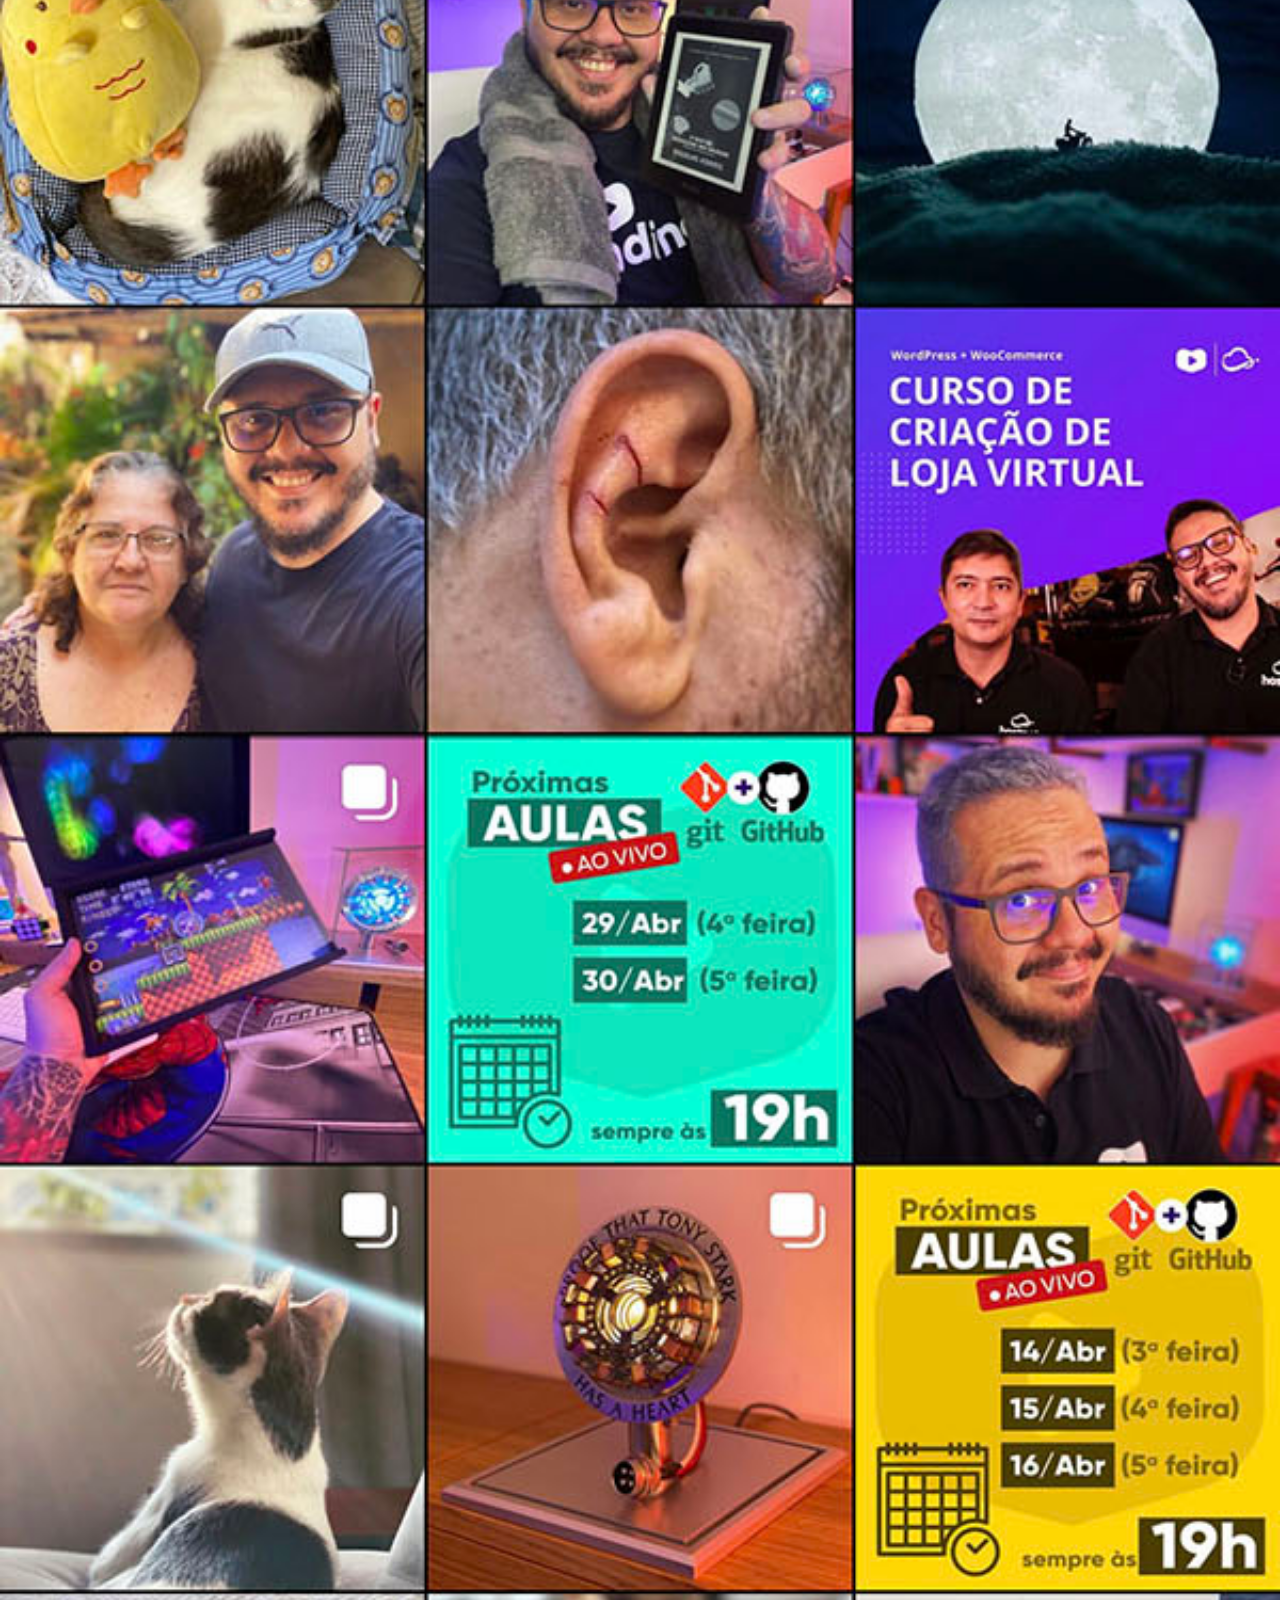
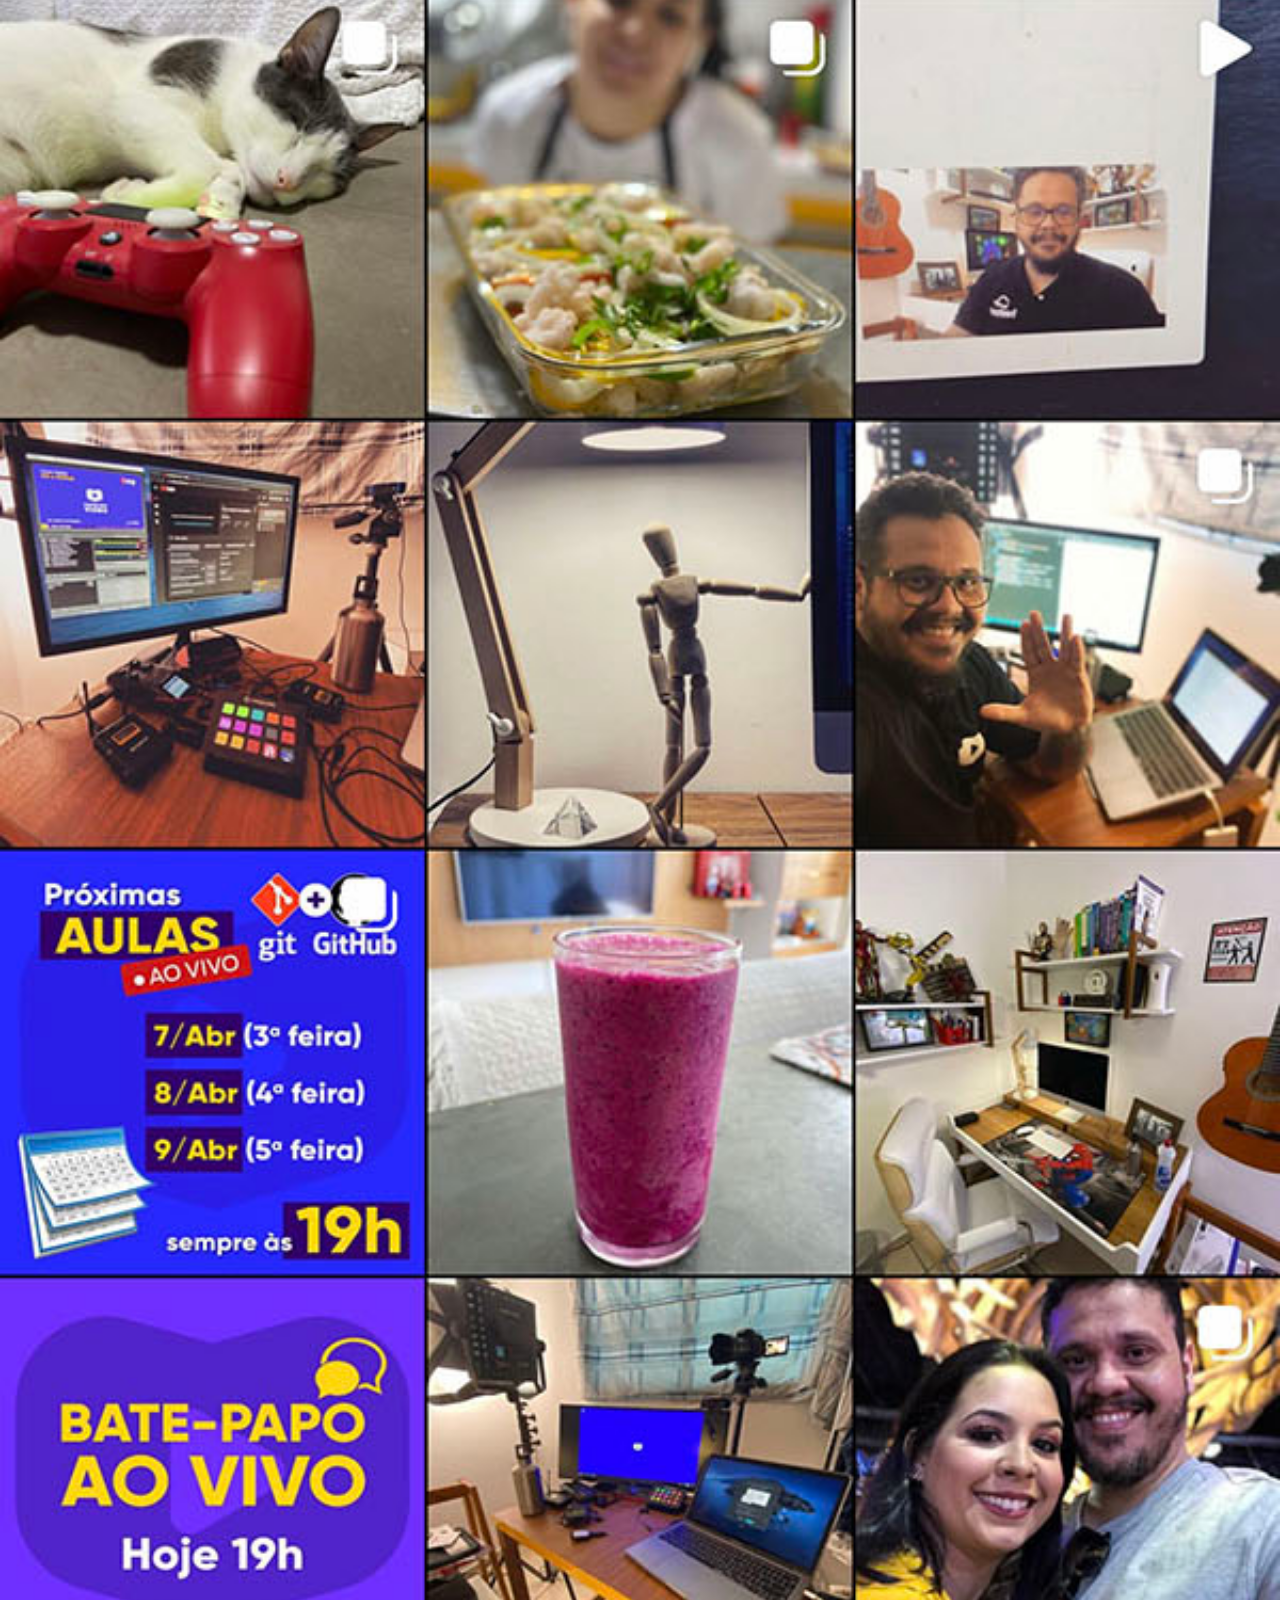
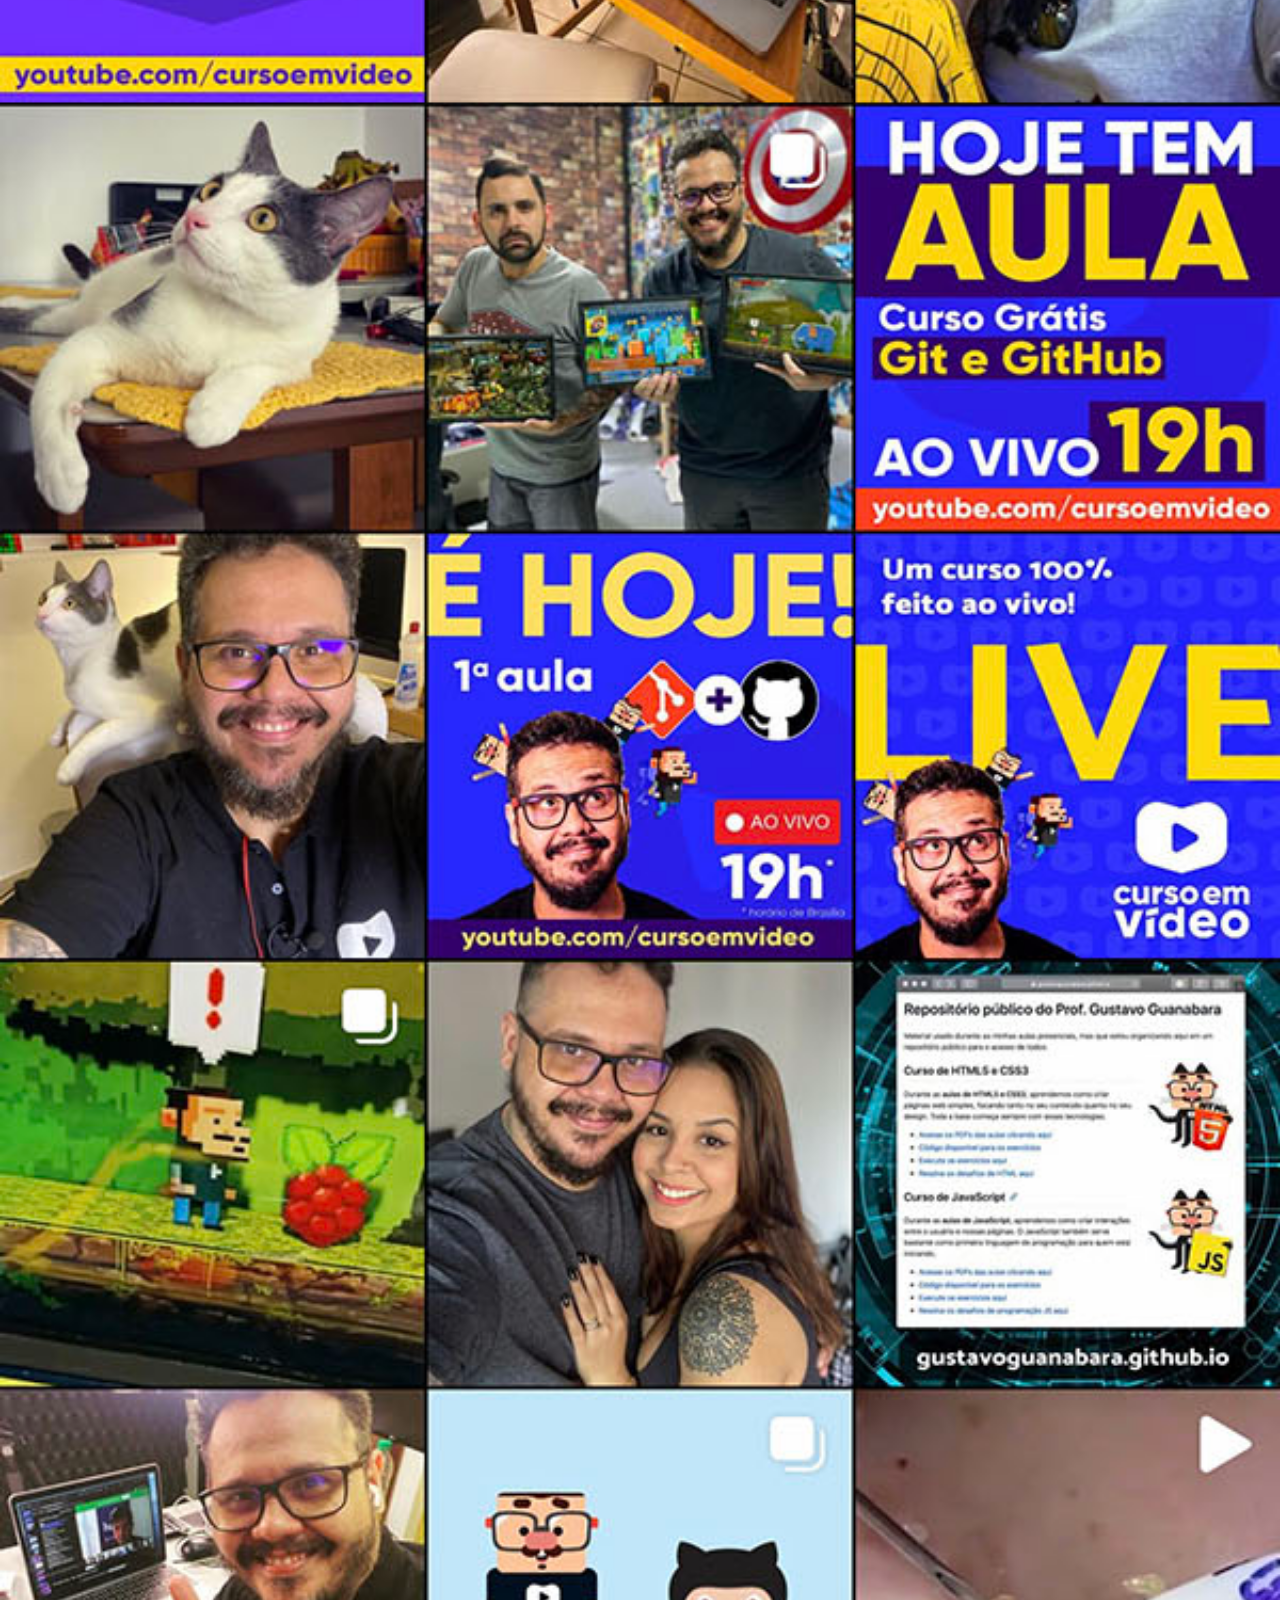
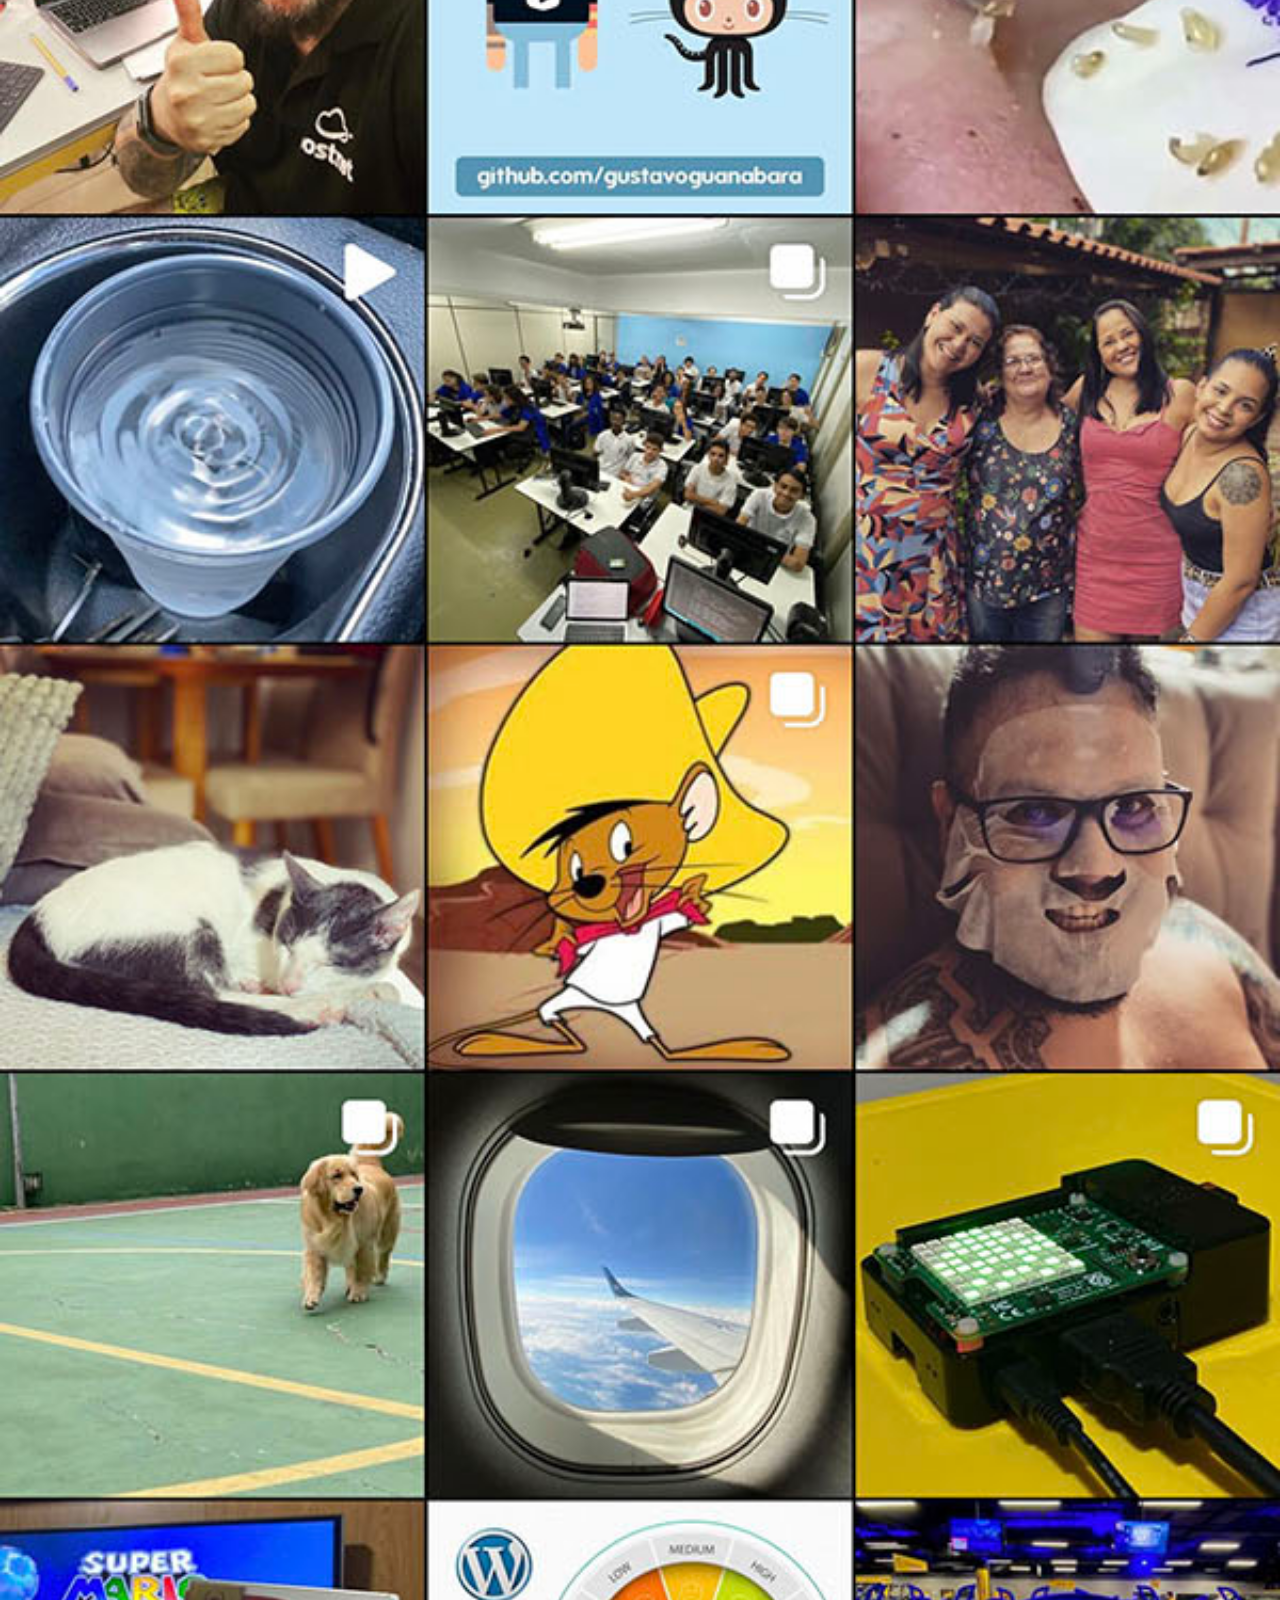
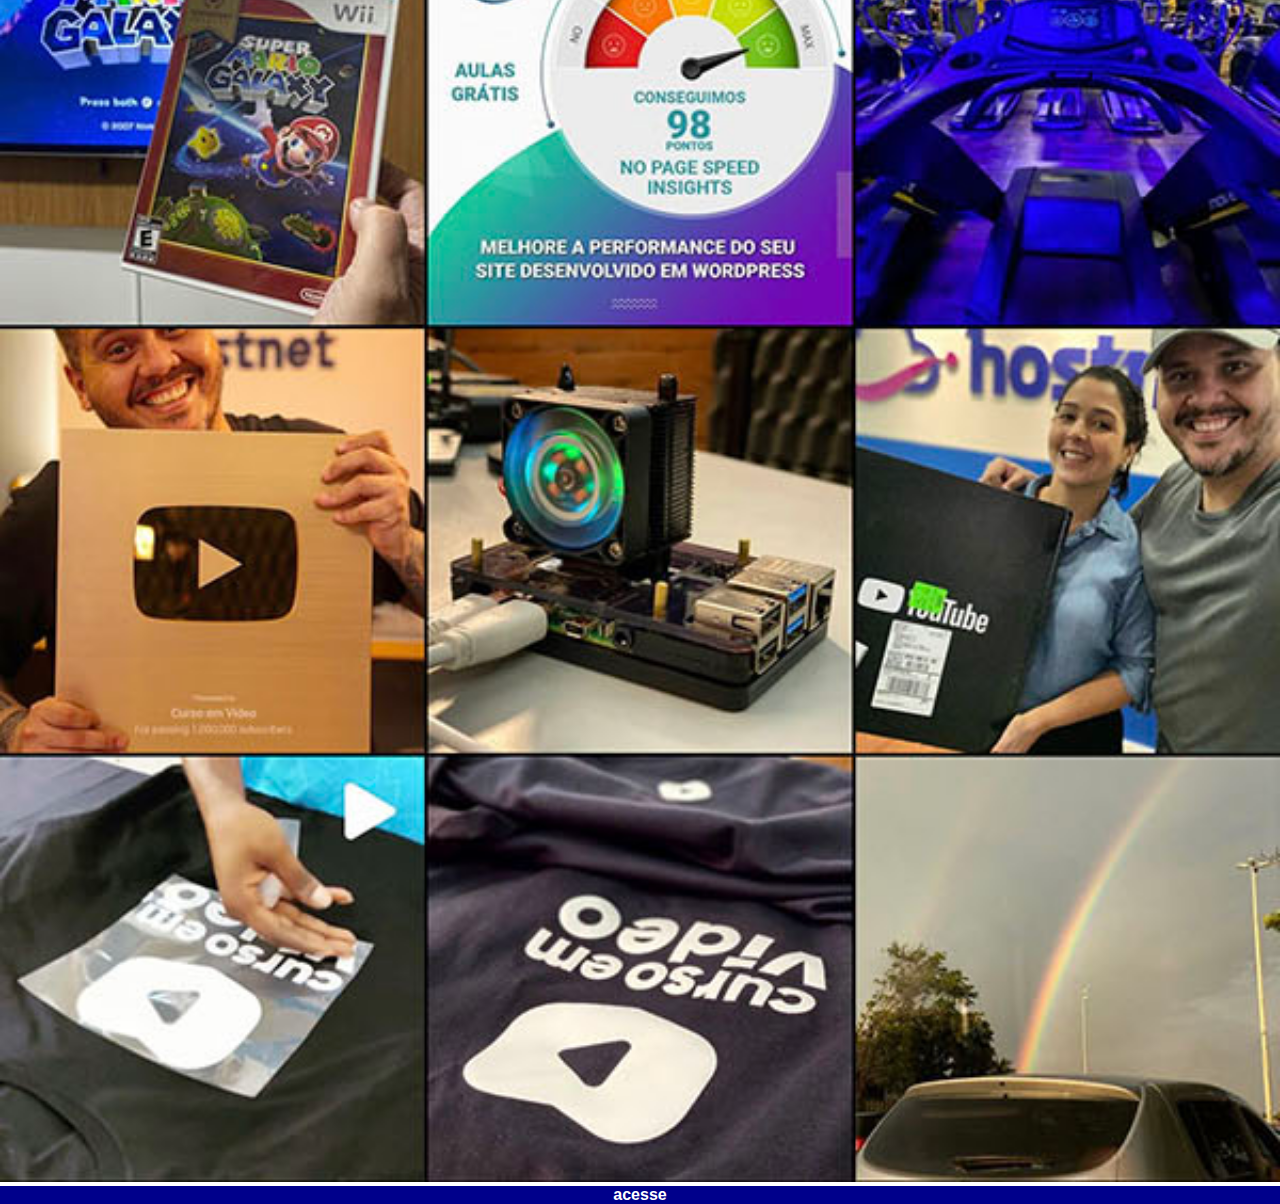
<file: instagram.html>
<!DOCTYPE html>
<html lang="pt-br">
<head>
    <meta charset="UTF-8">
    <meta name="viewport" content="width=device-width, initial-scale=1.0">
    <title>instagram</title>
    <link rel="stylesheet" href="estilos/social.css">
</head>
<body>
    <img src="imagens/tela-instagram.jpg" alt="instagram">
    <a href="https://www.instagram.com" target="_blank">acesse</a>
</body>
</html>
</file>
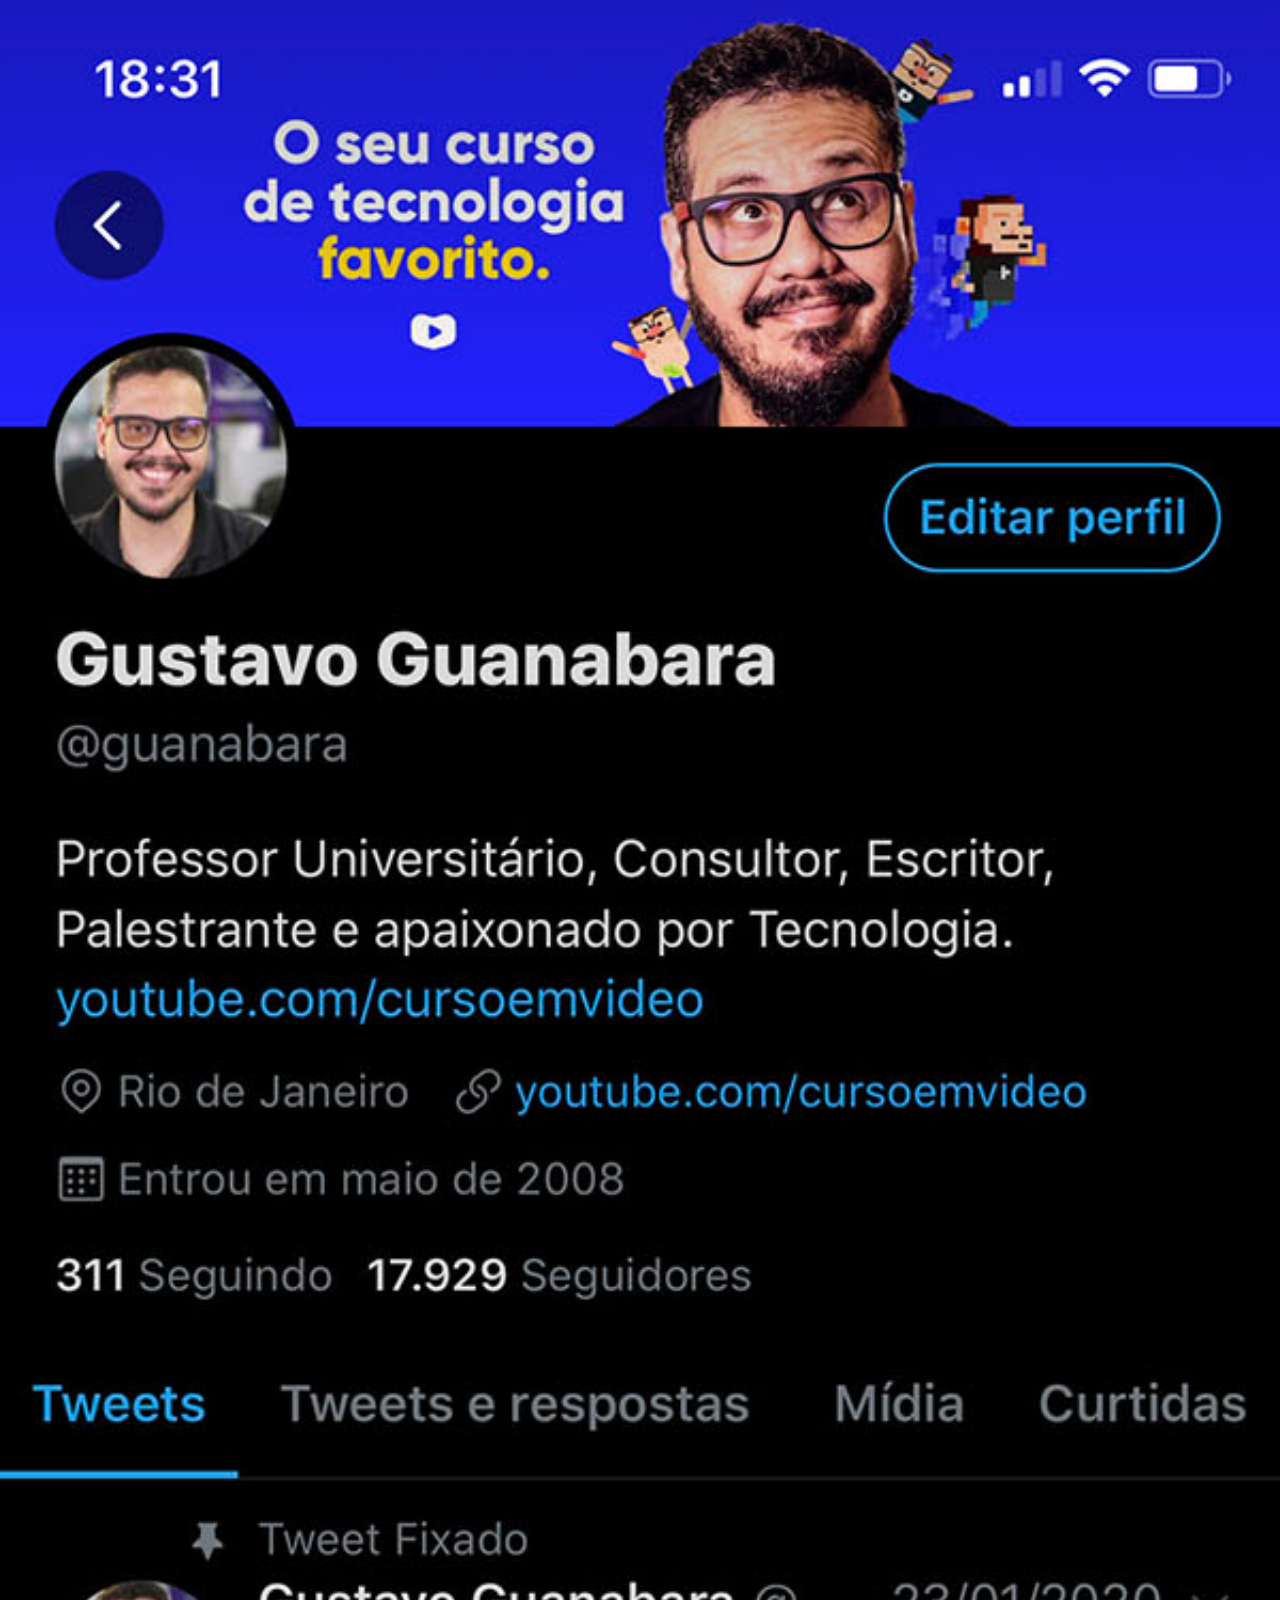
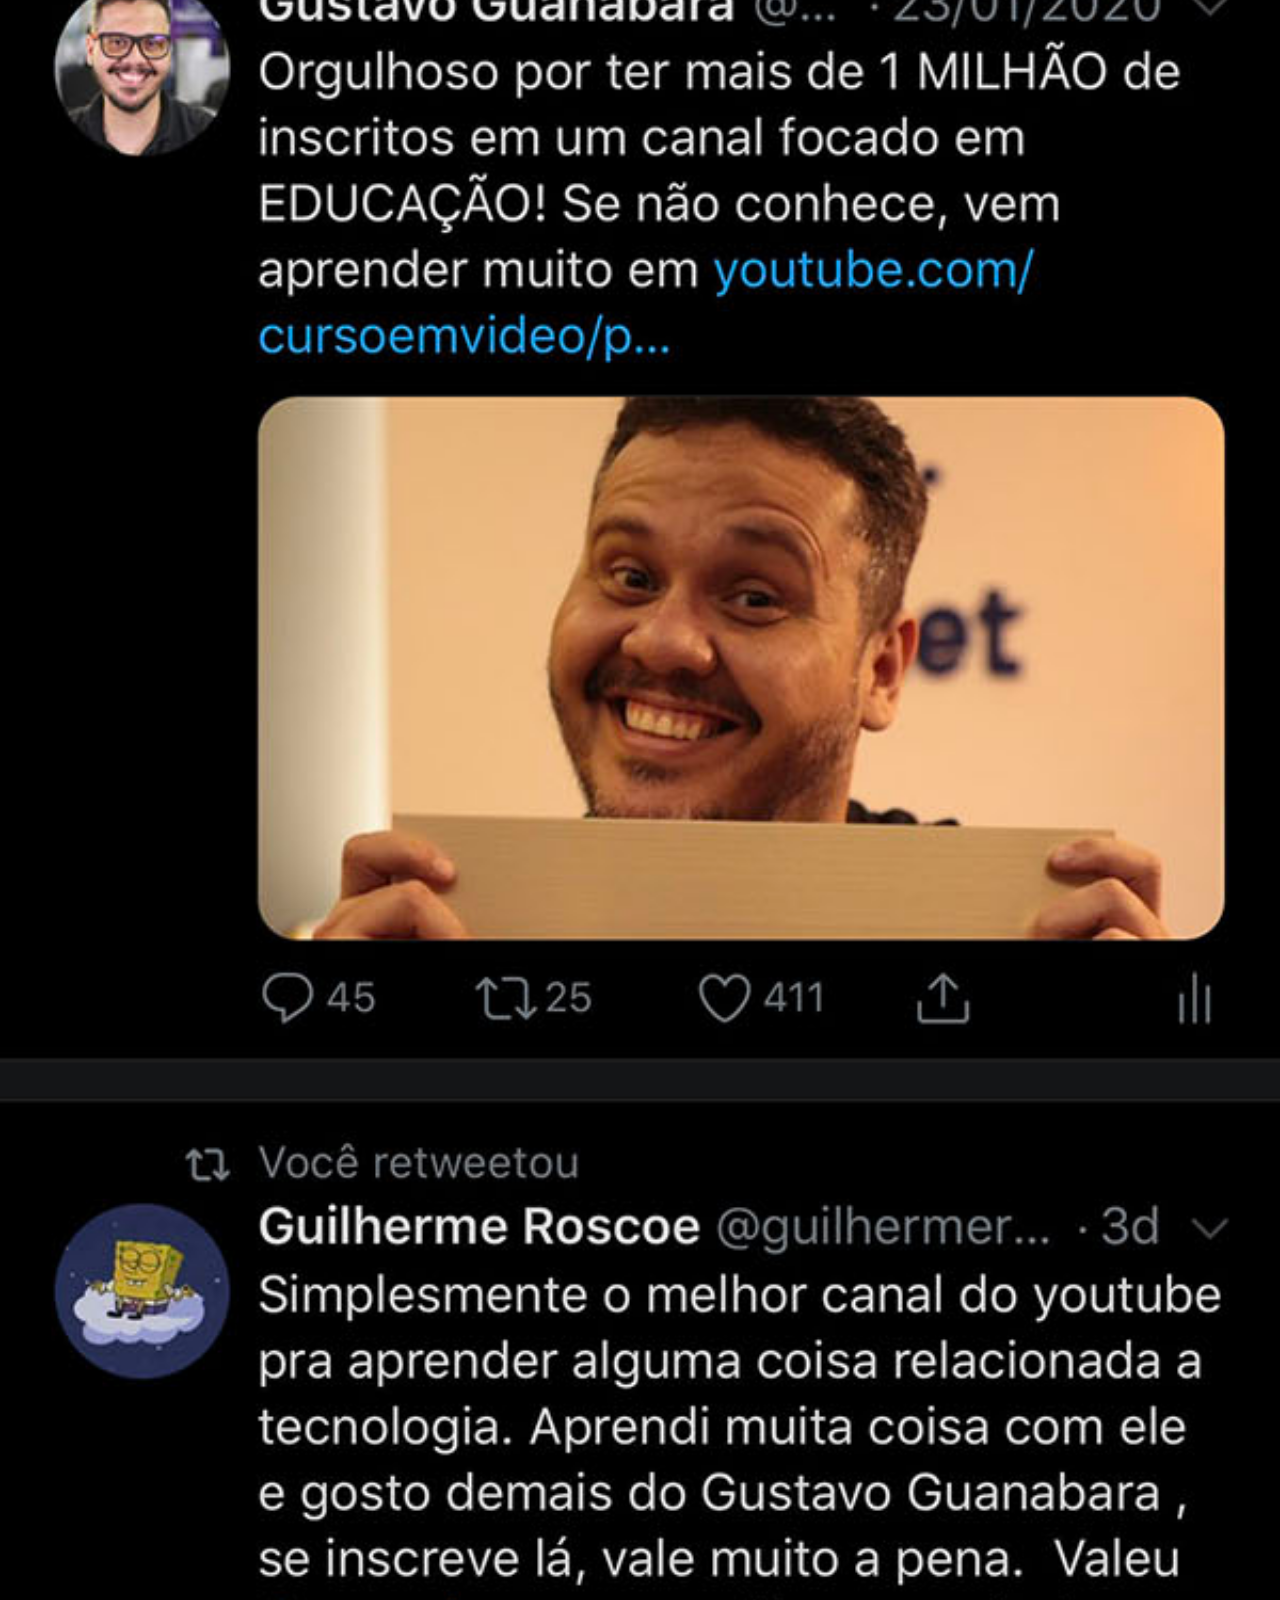
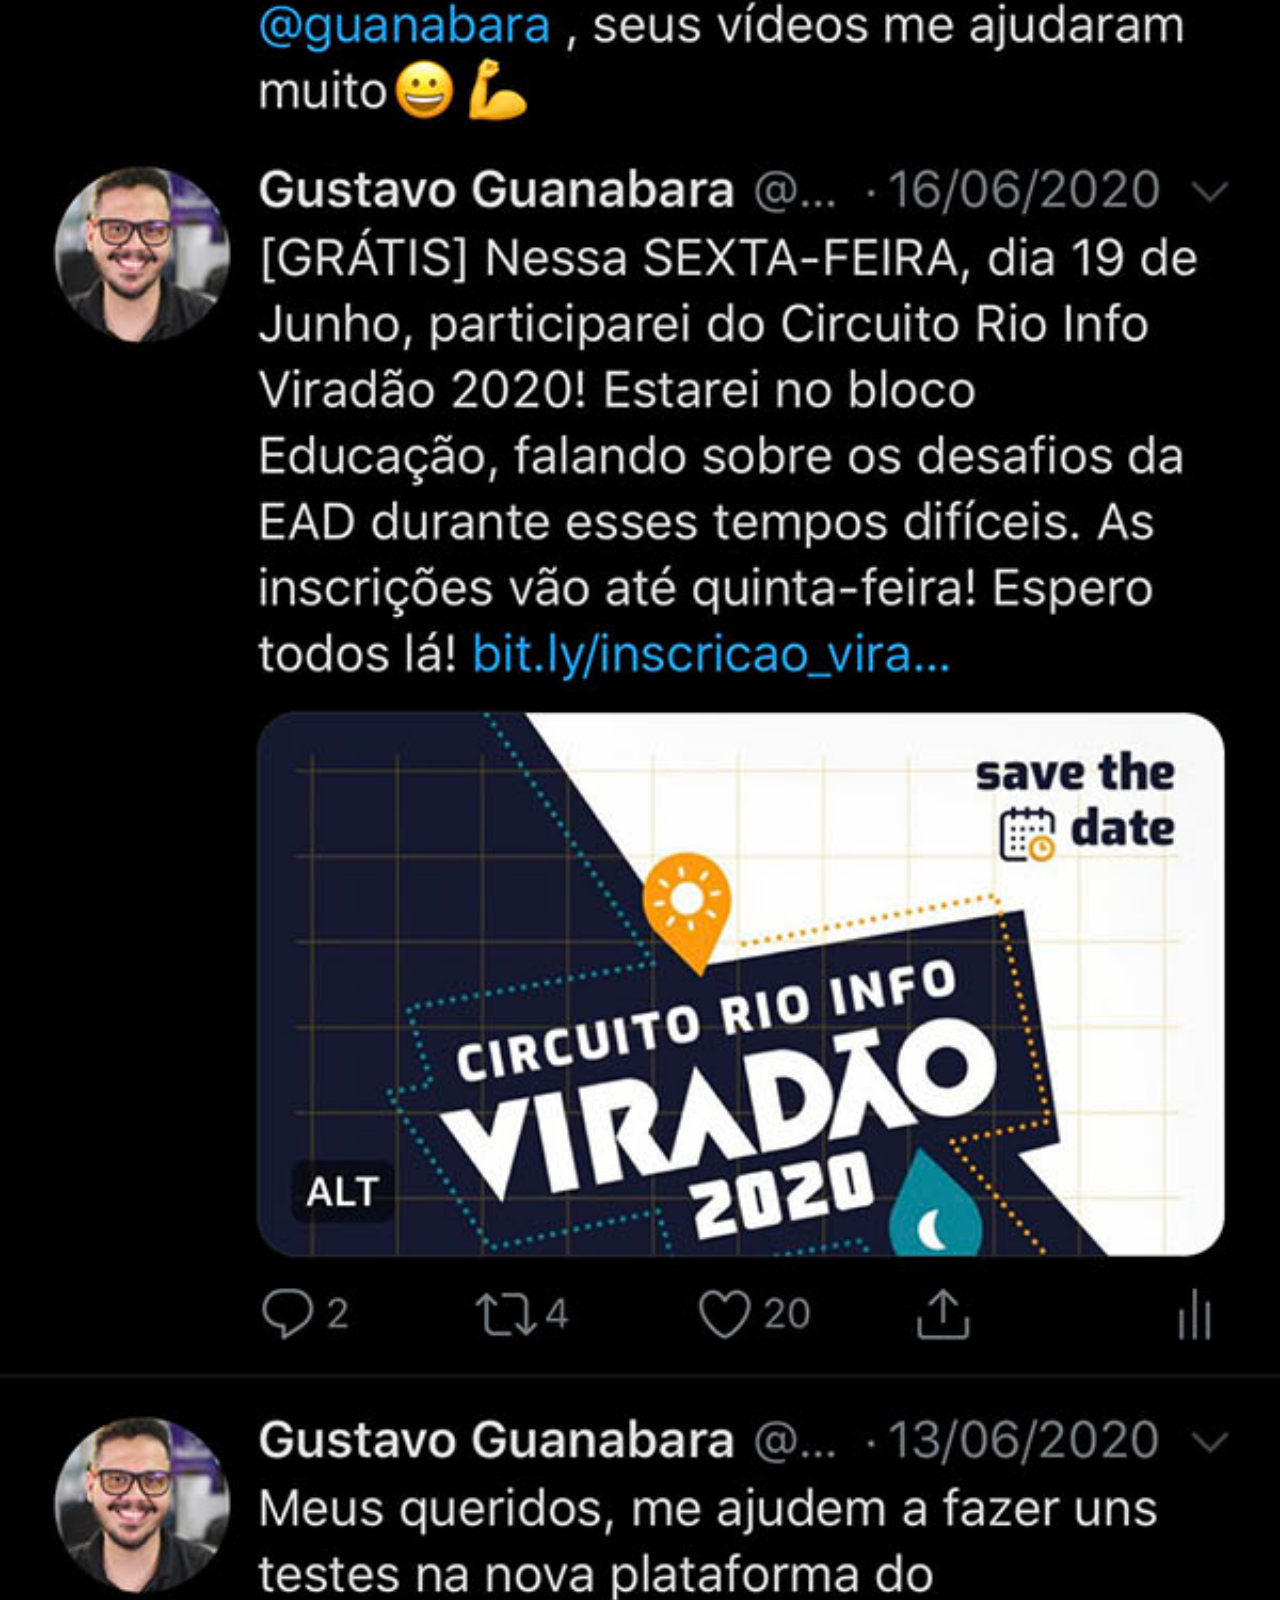
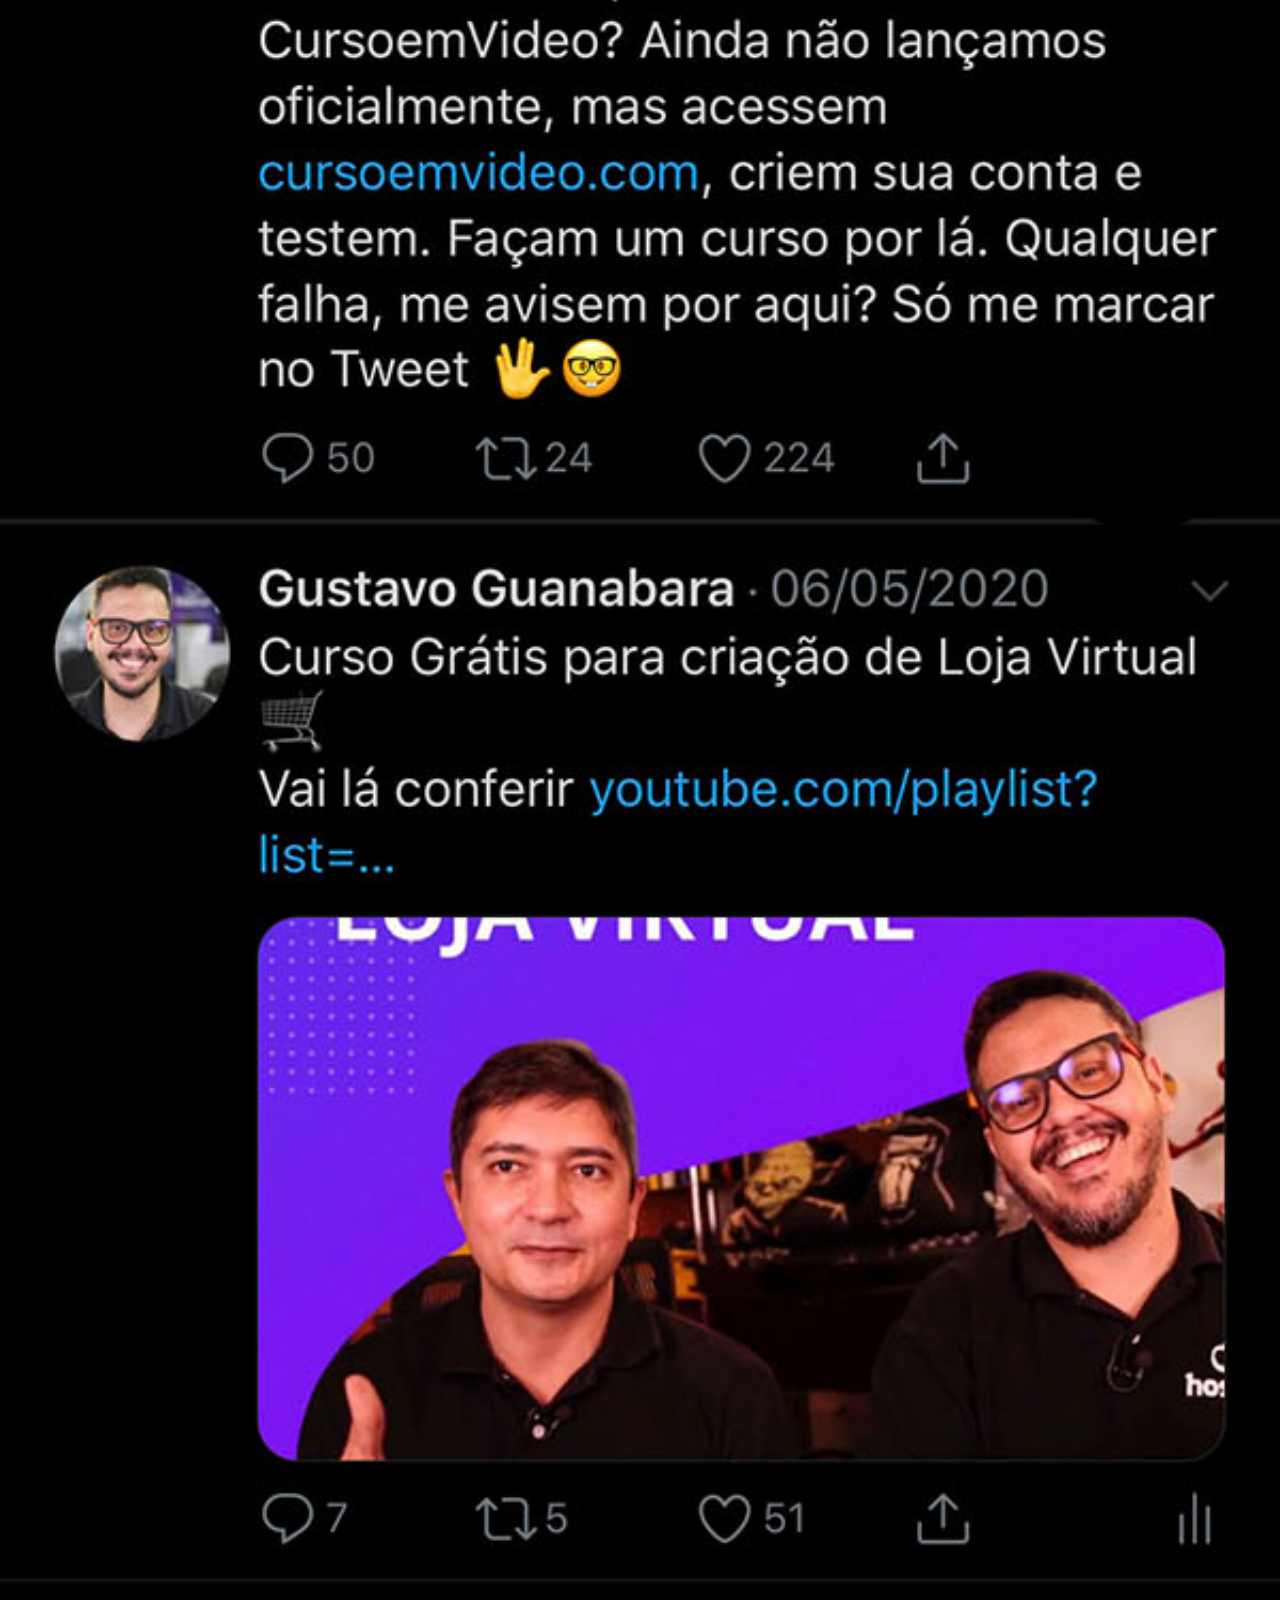
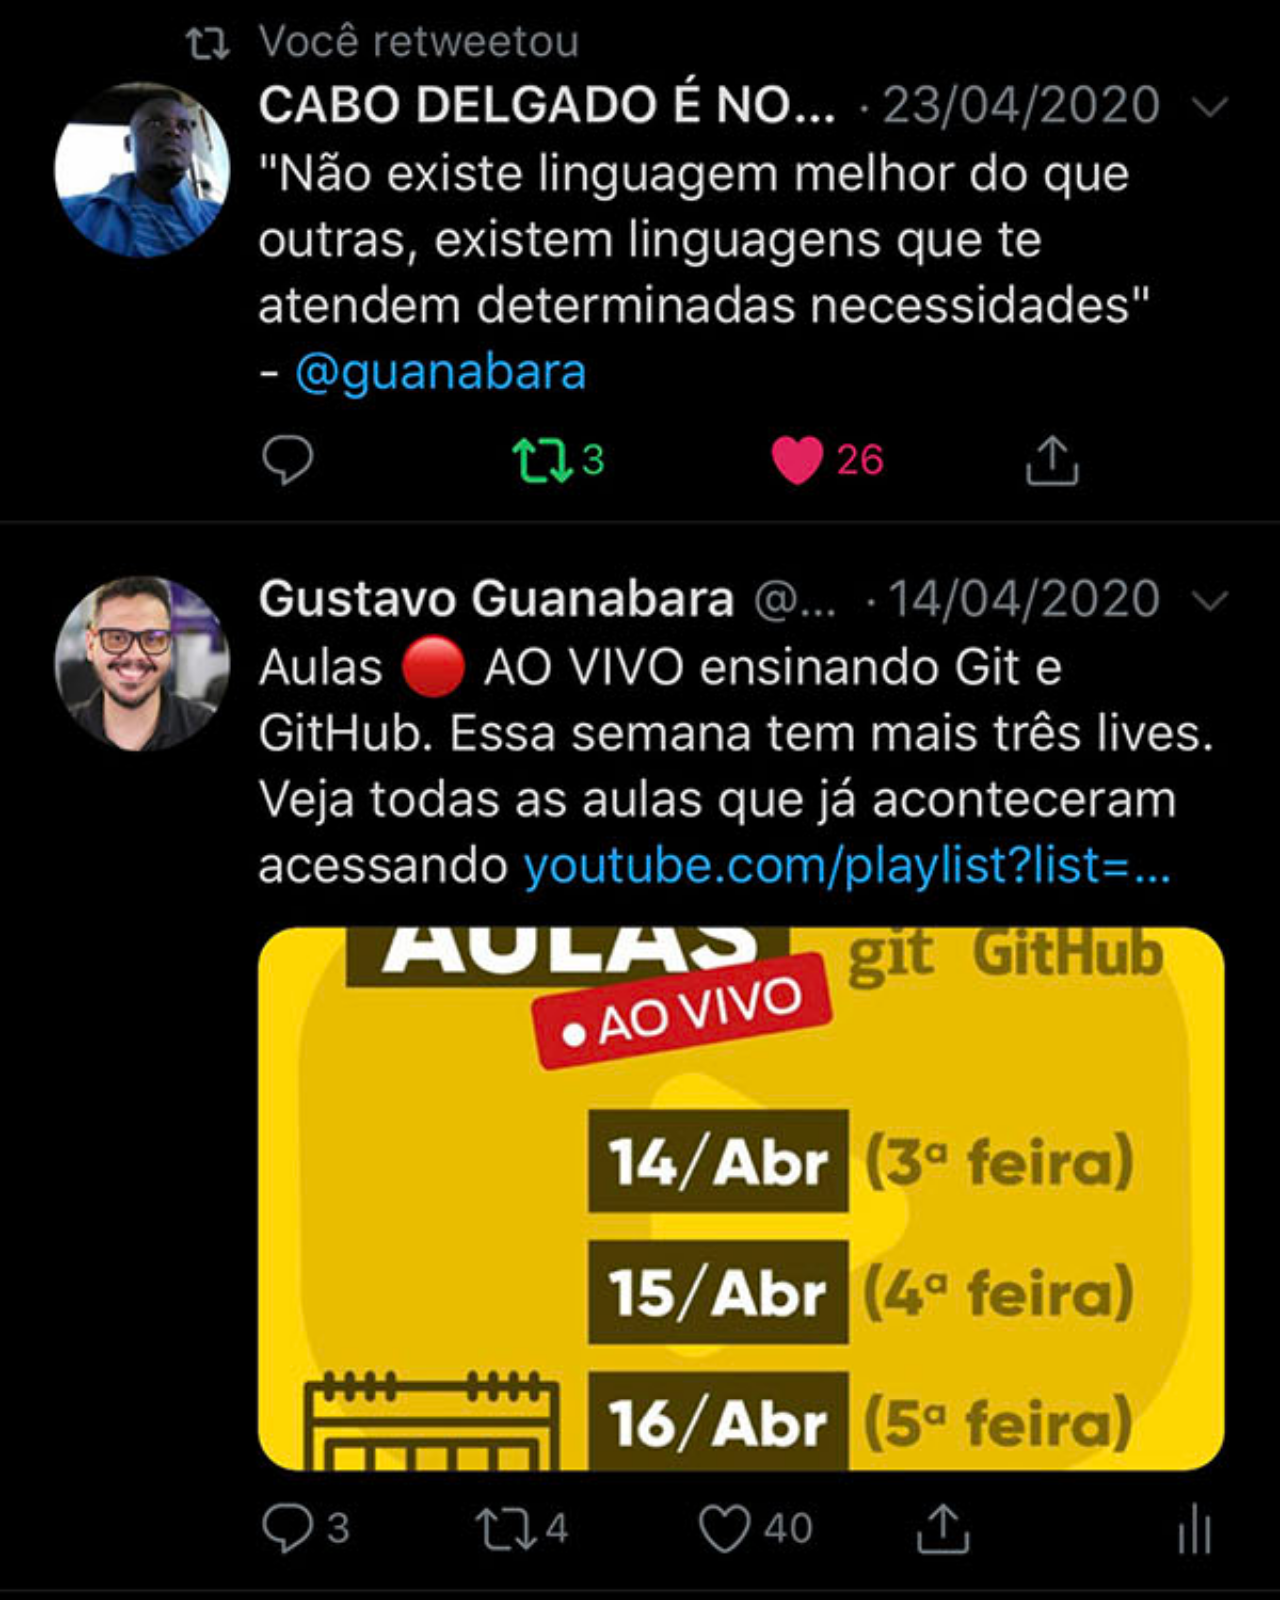
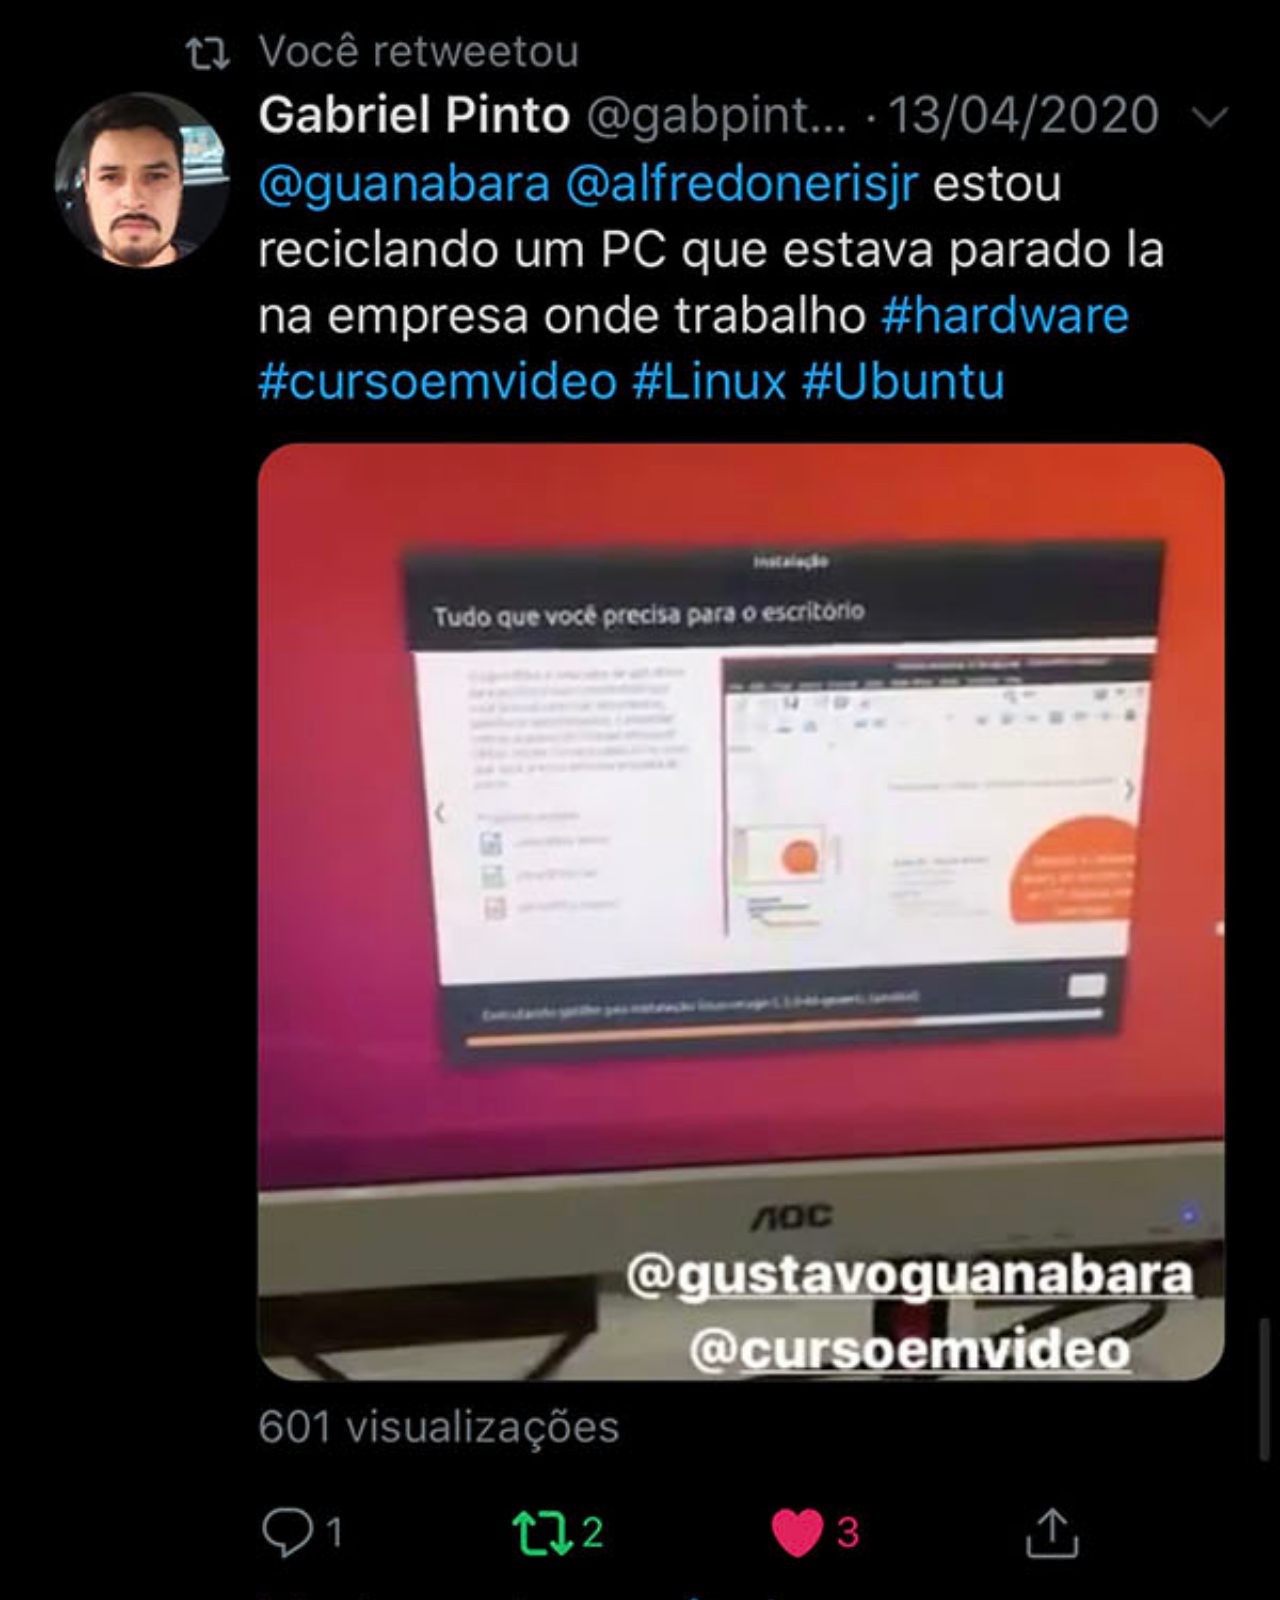
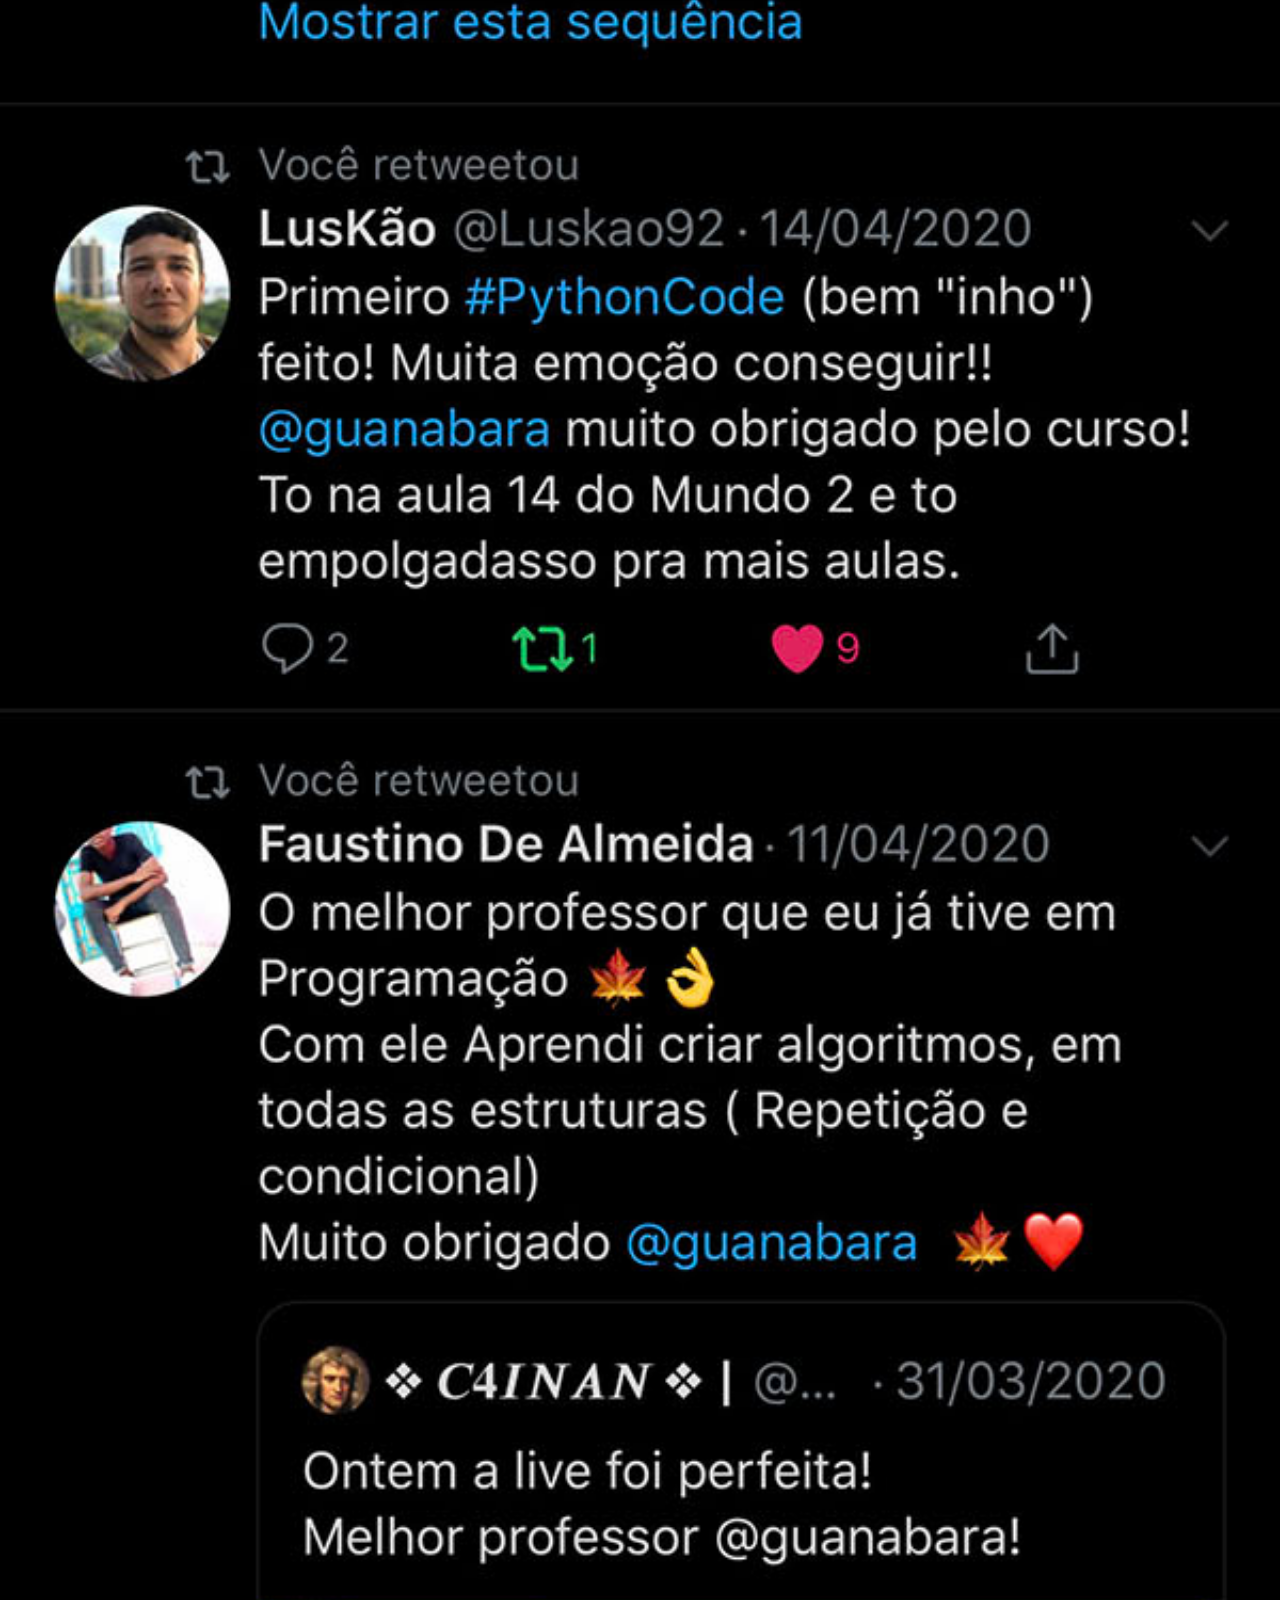
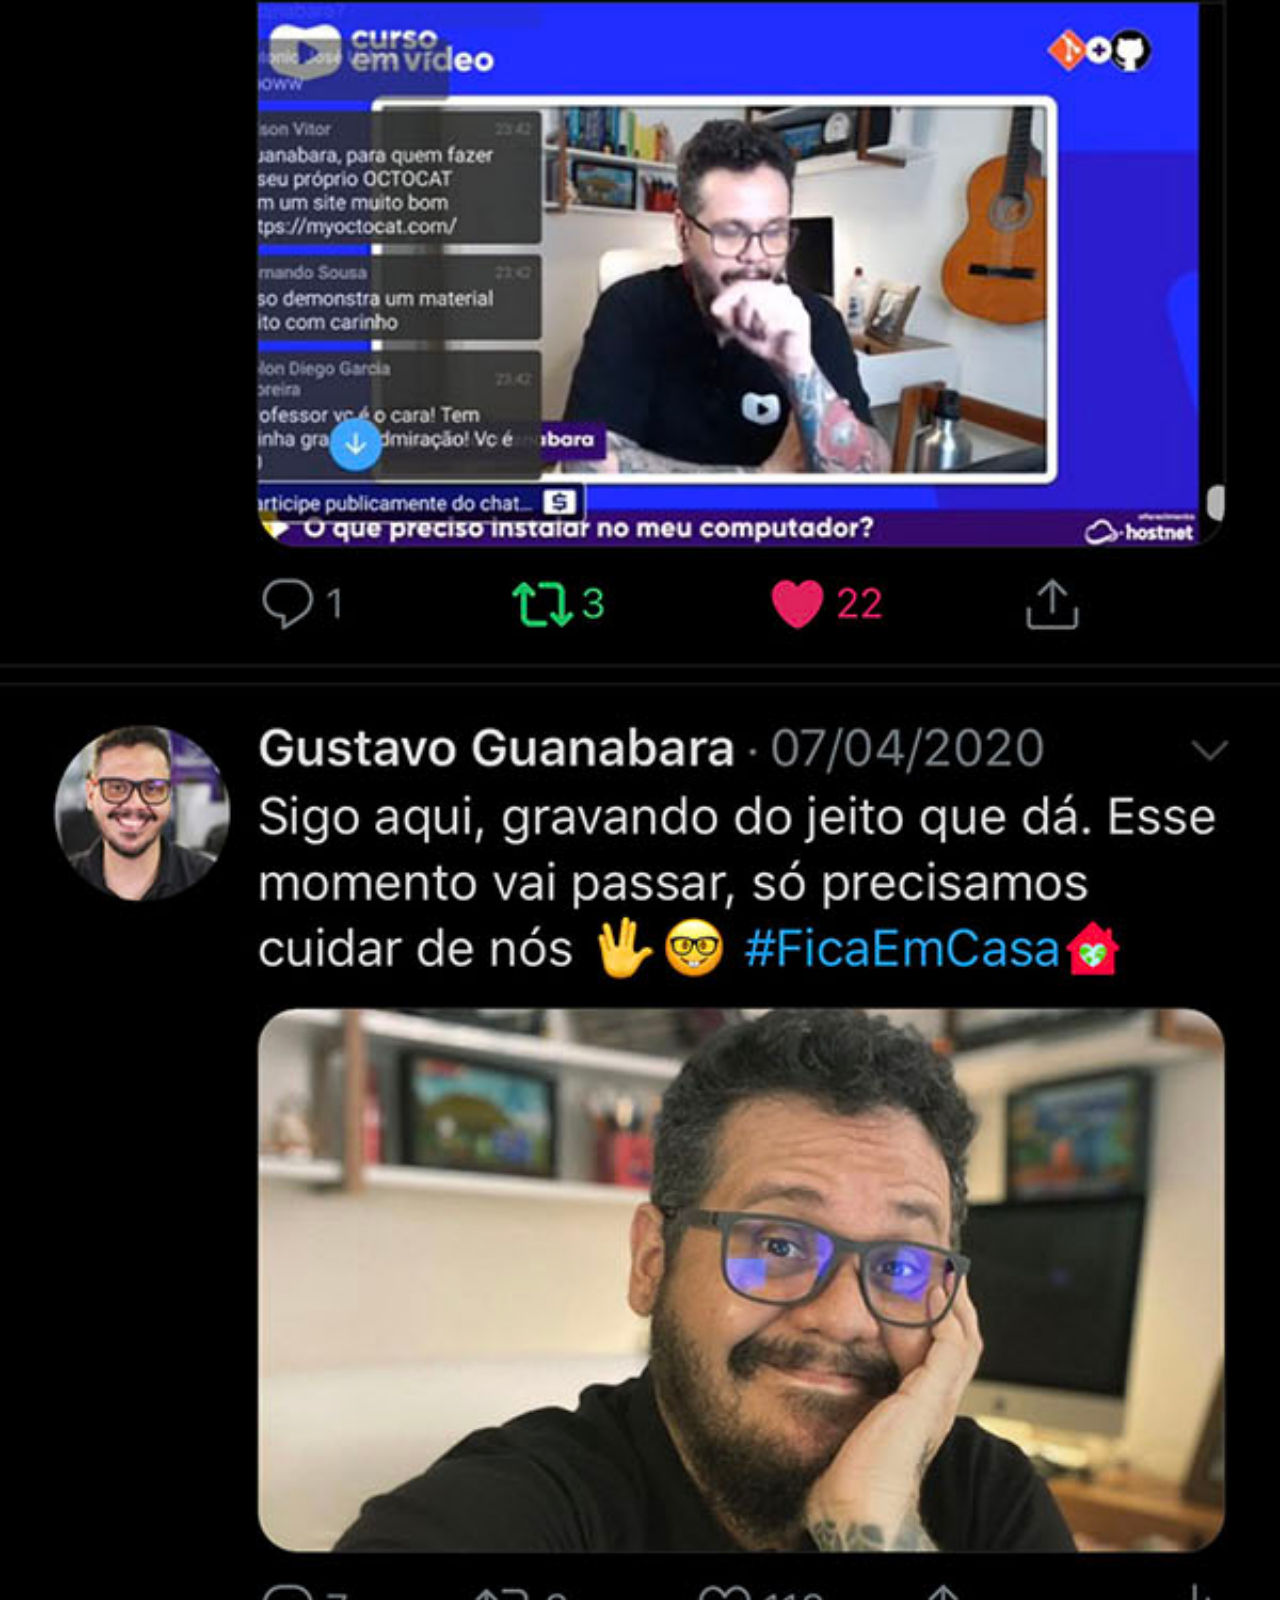
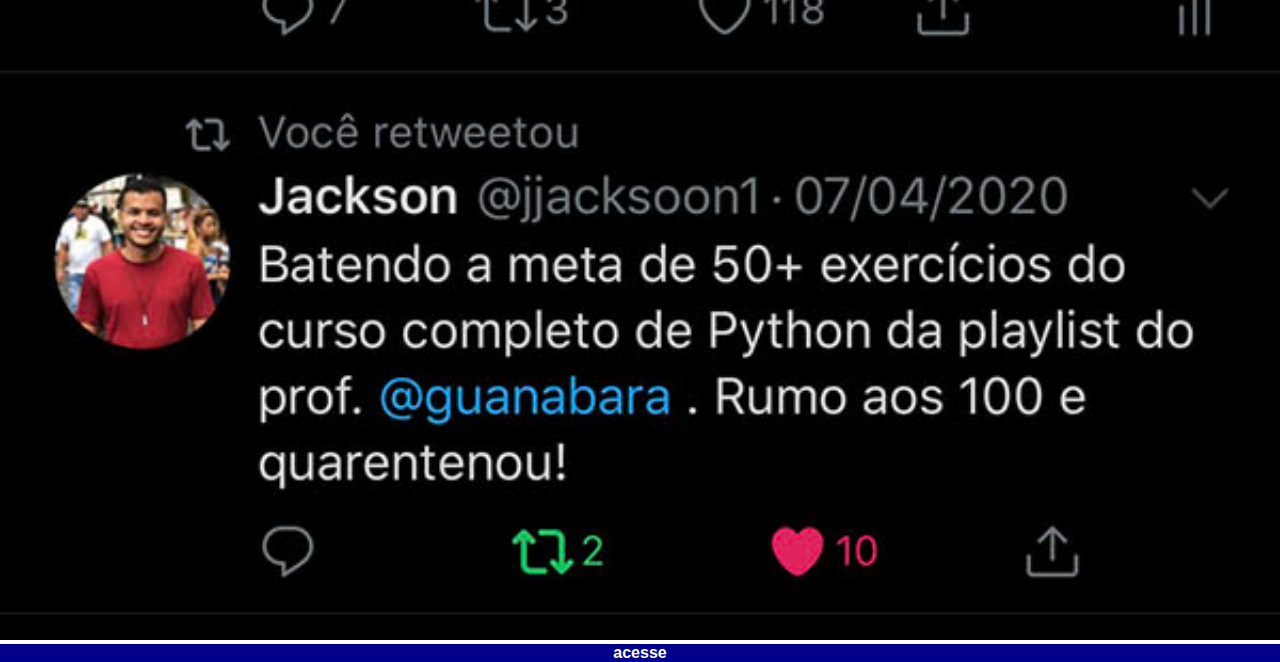
<file: twitter-x.html>
<!DOCTYPE html>
<html lang="pt-br">
<head>
    <meta charset="UTF-8">
    <meta name="viewport" content="width=device-width, initial-scale=1.0">
    <title>twitter-x</title>
    <link rel="stylesheet" href="estilos/social.css">
</head>
<body>
    <img src="imagens/tela-twitter.jpg" alt="twitter">
    <a href="https://twitter.com/login?lang=pt" target="_blank">acesse</a>
</body>
</html>
</file>
<file: estilos/style.css>
@charset "utf-8";
* {
    margin: 0px;
    padding: 0px;
    font-family: Arial, Helvetica, sans-serif;
}
html, body {
 height: 100vh;
 width: 100vw;
 background-color: black;
}
body {
    background: url('../imagens/fundo-madeira.jpg') no-repeat top center;
    background-size: cover;
    background-attachment: fixed;
}
main {
    height: 100vh;
    position: relative;

}
section#telefone {
    position: absolute;
    top: 50%;
    left: 50%;
    transform: translate(-50%, -50%);
    background: url('../imagens/frame-iphone.png') no-repeat;

    height: 627px;
    width: 311px;
}

iframe#tela {
    position: relative;
    top: 80px;
    left: 22px;
    
    width: 263px;
    height: 465px;
}
section#redes-social {
   text-align: right;
}

section#redes-social img {
    width: 50px;
    border-radius: 50px;
    margin: 10px;
    box-shadow: 2px 2px 5px rgba(0, 0, 0, 0.604);
    box-sizing: border-box;
}
section#redes-social img:hover {
    border: 2px solid rgba(255, 255, 255, 0.644);
    transform: translate(-3px, -3px);
    box-shadow: 5px 5px 10px rgba(0, 0, 0, 0.753);
    transition: transform .3s, border .2s;
}
</file>
<file: estilos/social.css>
@charset "utf-8";

* {
    padding: 0px;
    margin: 0px;
    font-family: Arial, Helvetica, sans-serif;
}
::-webkit-scrollbar{
    width: 0px;
    height: 0px;
}
img {
width: 100vw;
}
a {
display: block;
background-color: darkblue;
color: white;
text-align: center;
font-weight: bolder;
text-decoration: none;
}
a:hover{
background-color: rgb(93, 93, 206);
transition: .5s;
}
</file>
